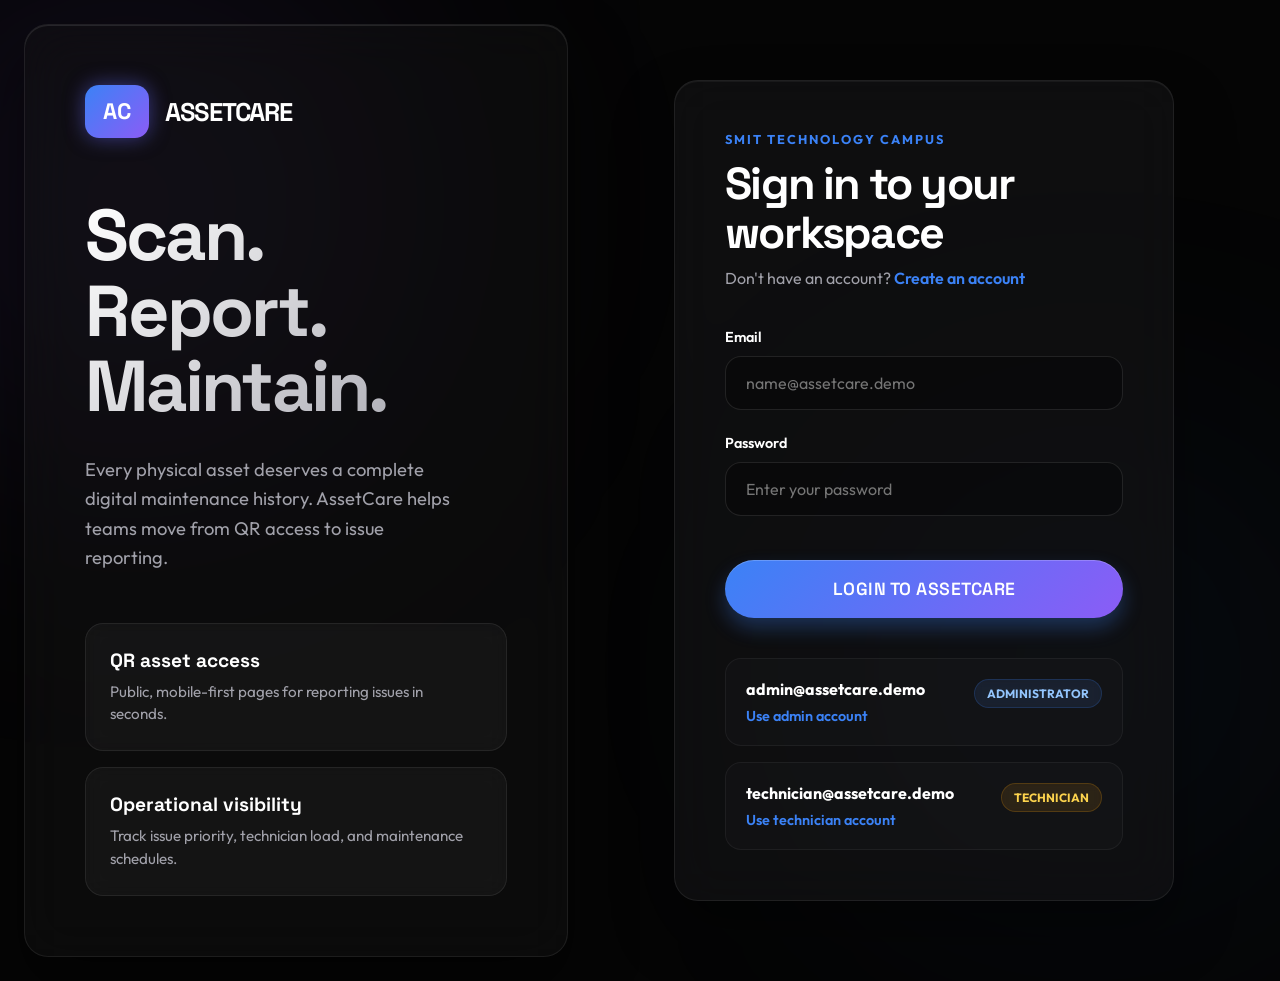
<file: index.html>
<!DOCTYPE html>
<html lang="en">

<head>
    <meta charset="UTF-8">
    <meta name="viewport" content="width=device-width, initial-scale=1.0">
    <title>AssetCare - Maintenance Dashboard</title>
    <link rel="stylesheet" href="dashboard-style.css">
    <link rel="stylesheet" href="admin-menu.css">
</head>

<body>

    <div class="dashboard-container">

        <aside class="sidebar-panel">
            <div class="brand-block">
                <div class="logo-icon">AC</div>
                <div class="brand-meta">
                    <h3>AssetCare</h3>
                    <span>Scan. Report. Maintain.</span>
                </div>
            </div>

            <div class="workspace-context">
                <strong>SMIT Technology Campus</strong>
                <p>Every asset deserves a complete digital maintenance history.</p>
            </div>

            <nav class="nav-links-stack">
                <a href="#" class="nav-item active"><span class="icon">📊</span> Dashboard</a>
                <a href="./assets/assets.html" class="nav-item"><span class="icon">⚙️</span> Assets</a>
                <a href="./issues/issues.html" class="nav-item"><span class="icon">🛠️</span> Issues</a>
                <a href="./schedule/schedule.html" class="nav-item"><span class="icon">📅</span> Scheduled
                    Maintenance</a>
                <a href="./technicians/technicians.html" class="nav-item"><span class="icon">👥</span> Technicians</a>
                <a href="./analytics/analytics.html" class="nav-item"><span class="icon">📈</span> Analytics</a>
                <a href="./notifications/notifications.html" class="nav-item"><span class="icon">🔔</span>
                    Notifications</a>
                <a href="./settings/settings.html" class="nav-item"><span class="icon">⚙️</span> Settings</a>
            </nav>

            <div class="sidebar-user-footer">
                <div class="user-avatar" id="user-avatar-initials">AA</div>
                <div class="user-info-text">
                    <h4 id="session-username">Loading...</h4>
                    <span id="session-role">Administrator</span>
                </div>
                <button class="btn-logout" onclick="triggerSessionLogout()">➔</button>
            </div>
        </aside>

        <main class="main-content-viewport">

            <header class="top-header-bar">
                <div class="search-bar-box">
                    <span class="search-icon">🔍</span>
                    <input type="text" placeholder="Search assets, asset codes, issues, or issue number...">
                </div>

                <div class="header-actions">
                    <div class="org-badge-view">
                        <span class="bell-icon">🔔</span>
                        <div class="text-meta">
                            <strong>SMIT Technology Campus</strong>
                            <span id="header-view-role">Administrator view</span>
                        </div>
                    </div>
                    <div class="context-menu-badge" id="role-context-menu">Admin Menu</div>
                </div>
            </header>

            <section class="workspace-scroller">

                <!-- Inside index.html Main Viewport Section -->
                <section class="real-scroll-workspace">

                    <!-- ==================== ADMIN DASHBOARD VIEW ==================== -->
                    <div id="admin-dashboard-view" class="role-view-block">
                        <div class="workspace-intro-row">
                            <div class="intro-title-meta">
                                <span class="sub-lbl">ASSETCARE WORKSPACE</span>
                                <h2>Maintenance Dashboard</h2>
                                <p>Overview of campus asset conditions, pending operations, and breakdowns.</p>
                            </div>
                        </div>
                        <!-- Aapka purana Admin stats grid aur charts yahan aayenge -->
                    </div>

                    <!-- ==================== TECHNICIAN DASHBOARD VIEW ==================== -->
                    <div id="technician-dashboard-view" class="role-view-block">
                        <div class="workspace-intro-row">
                            <div class="intro-title-meta">
                                <span class="sub-lbl">TECHNICIAN WORKSPACE</span>
                                <h2>Technician Dashboard</h2>
                                <p>Focus on your assigned work, due schedules, and active maintenance tasks.</p>
                            </div>
                        </div>

                        <!-- TECHNICIAN STATS CARDS (As per screenshot 2) -->
                        <div class="tech-stats-grid">
                            <div class="tech-card">
                                <span>Assigned issues</span>
                                <h3>4</h3>
                                <p>All issues currently visible to you</p>
                            </div>
                            <div class="tech-card priority-high">
                                <span>High priority</span>
                                <h3>0</h3>
                                <p>High and critical work items</p>
                            </div>
                            <div class="tech-card due-today">
                                <span>Due today</span>
                                <h3>0</h3>
                                <p>Scheduled maintenance that needs attention today</p>
                            </div>
                            <div class="tech-card progress-in">
                                <span>In progress</span>
                                <h3>0</h3>
                                <p>Inspections, repairs, and parts waits underway</p>
                            </div>
                        </div>

                        <!-- WORK QUEUE & PRIORITY MIX -->
                        <div class="tech-workspace-split">
                            <div class="work-queue-box">
                                <h4>Work queue</h4>
                                <!-- ISS-2026-0045 Card -->
                                <div class="issue-item-card">
                                    <div>
                                        <strong>ISS-2026-0045 • Hot water tap leaking</strong>
                                        <p>Water Dispenser 05 • Cafeteria</p>
                                    </div>
                                    <span class="badge-low">Low</span>
                                </div>
                                <!-- ISS-2026-0046 Card -->
                                <div class="issue-item-card">
                                    <div>
                                        <strong>ISS-2026-0046 • Visitor check-in software freezing</strong>
                                        <p>Reception Laptop 04 • Reception</p>
                                    </div>
                                    <span class="badge-medium">Medium</span>
                                </div>
                            </div>

                            <div class="priority-chart-mock">
                                <h4>Priority mix</h4>
                                <!-- Aapka Assigned 4 wala Donut Chart graphic yahan aa jayega -->
                            </div>
                        </div>
                    </div>

                </section>

                <div class="stats-summary-grid">
                    <div class="metric-card cyan-top">
                        <span class="lbl">Total assets</span>
                        <h1 id="count-total-assets">8</h1>
                        <p class="muted">Registered assets across the campus</p>
                    </div>
                    <div class="metric-card green-top">
                        <span class="lbl">Operational assets</span>
                        <h1 id="count-operational-assets">4</h1>
                        <p class="muted">Assets currently available for normal use</p>
                    </div>
                    <div class="metric-card orange-top">
                        <span class="lbl">Assets under maintenance</span>
                        <h1 id="count-maintenance-assets">2</h1>
                        <p class="muted">Assets under inspection or repair</p>
                    </div>
                    <div class="metric-card red-top">
                        <span class="lbl">Open Issues</span>
                        <h1 id="count-open-issues">8</h1>
                        <p class="muted">Reported, assigned, or in-progress issues</p>
                    </div>
                </div>

                <div class="stats-summary-grid secondary-grid">
                    <div class="metric-card alert-pink-top">
                        <span class="lbl alert-lbl">Overdue maintenance</span>
                        <h1 id="count-overdue-maintenance">1</h1>
                        <p class="muted">Schedules that missed their target date</p>
                    </div>
                    <div class="metric-card success-green-top">
                        <span class="lbl success-lbl">Resolved this month</span>
                        <h1 id="count-resolved-month">0</h1>
                        <p class="muted">Resolved or closed issues in the demo dataset</p>
                    </div>
                </div>

                <div class="saas-analytics-framework">

                    <div class="donut-charts-row-grid">

                        <div class="dashboard-visual-card">
                            <span class="context-lbl">ASSET HEALTH</span>
                            <h3 class="visual-card-title">Status distribution</h3>

                            <div class="visual-flex-engine">
                                <div class="donut-render-block">
                                    <div class="donut-svg-simulation asset-health-gradient"></div>
                                    <div class="donut-inner-core">
                                        <span class="core-subtext">Condition</span>
                                        <h2 class="core-main-number">8</h2>
                                    </div>
                                </div>
                                <ul class="legends-data-stack">
                                    <li><span class="legend-indicator dot-good"></span> Good <span
                                            class="legend-qty">4</span></li>
                                    <li><span class="legend-indicator dot-fair"></span> Fair <span
                                            class="legend-qty">2</span></li>
                                    <li><span class="legend-indicator dot-poor"></span> Poor <span
                                            class="legend-qty">1</span></li>
                                    <li><span class="legend-indicator dot-excellent"></span> Excellent <span
                                            class="legend-qty">1</span></li>
                                </ul>
                            </div>
                        </div>

                        <div class="dashboard-visual-card">
                            <span class="context-lbl">ISSUE PRESSURE</span>
                            <h3 class="visual-card-title">Priority distribution</h3>

                            <div class="visual-flex-engine">
                                <div class="donut-render-block">
                                    <div class="donut-svg-simulation issue-pressure-gradient"></div>
                                    <div class="donut-inner-core">
                                        <span class="core-subtext">Priority</span>
                                        <h2 class="core-main-number">12</h2>
                                    </div>
                                </div>
                                <ul class="legends-data-stack">
                                    <li><span class="legend-indicator dot-high"></span> High <span
                                            class="legend-qty">3</span></li>
                                    <li><span class="legend-indicator dot-critical"></span> Critical <span
                                            class="legend-qty">2</span></li>
                                    <li><span class="legend-indicator dot-medium"></span> Medium <span
                                            class="legend-qty">4</span></li>
                                    <li><span class="legend-indicator dot-low"></span> Low <span
                                            class="legend-qty">3</span></li>
                                </ul>
                            </div>
                        </div>
                    </div>

                    <div class="operational-three-column-system">

                        <div class="ops-column-box">
                            <span class="context-lbl">LIVE QUEUE</span>
                            <h3 class="ops-column-heading">Recently reported issues</h3>
                            <div class="ops-list-scroller">
                                <div class="ops-list-strip border-critical">
                                    <div class="strip-left-meta">
                                        <h4>Fuel level sensor fault</h4>
                                        <p>ISS-2026-0048 • Backup Generator</p>
                                    </div>
                                    <div class="strip-right-status">
                                        <span class="lbl-badge status-critical">Critical</span>
                                        <span class="lbl-badge tag-assigned">Assigned</span>
                                    </div>
                                </div>
                                <div class="ops-list-strip border-medium">
                                    <div class="strip-left-meta">
                                        <h4>Printer pulling multiple sheets</h4>
                                        <p>ISS-2026-0043 • IT Lab Printer 02</p>
                                    </div>
                                    <div class="strip-right-status">
                                        <span class="lbl-badge status-medium">Medium</span>
                                        <span class="lbl-badge tag-reported">Reported</span>
                                    </div>
                                </div>
                                <div class="ops-list-strip border-low">
                                    <div class="strip-left-meta">
                                        <h4>Inspection tag faded</h4>
                                        <p>ISS-2026-0047 • Fire Extinguisher Block A</p>
                                    </div>
                                    <div class="strip-right-status">
                                        <span class="lbl-badge status-low">Low</span>
                                        <span class="lbl-badge tag-reported">Reported</span>
                                    </div>
                                </div>
                            </div>
                        </div>

                        <div class="ops-column-box">
                            <span class="context-lbl">PLANNING</span>
                            <h3 class="ops-column-heading">Upcoming maintenance</h3>
                            <div class="ops-list-scroller">
                                <div class="ops-list-strip border-overdue">
                                    <div class="strip-left-meta">
                                        <h4>Backup Generator</h4>
                                        <p>Emergency Repair • Bilal Khan</p>
                                    </div>
                                    <div class="strip-right-status text-right-align">
                                        <span class="lbl-badge status-overdue-tag">Overdue</span>
                                        <span class="date-stamp text-red">2026-07-09</span>
                                    </div>
                                </div>
                                <div class="ops-list-strip border-upcoming">
                                    <div class="strip-left-meta">
                                        <h4>Fire Extinguisher Block A</h4>
                                        <p>Quarterly Inspection • Ahmed Raza</p>
                                    </div>
                                    <div class="strip-right-status text-right-align">
                                        <span class="lbl-badge status-upcoming-tag">Upcoming</span>
                                        <span class="date-stamp">2026-07-12</span>
                                    </div>
                                </div>
                                <div class="ops-list-strip border-upcoming">
                                    <div class="strip-left-meta">
                                        <h4>Main Office AC 03</h4>
                                        <p>Monthly maintenance • Sara Ali</p>
                                    </div>
                                    <div class="strip-right-status text-right-align">
                                        <span class="lbl-badge status-upcoming-tag">Upcoming</span>
                                        <span class="date-stamp">2026-07-15</span>
                                    </div>
                                </div>
                            </div>
                        </div>

                        <div class="ops-column-box">
                            <span class="context-lbl">REPEAT WORK</span>
                            <h3 class="ops-column-heading">Most frequently repaired assets</h3>
                            <div class="pure-bar-chart-viewport">
                                <div class="chart-bars-flexbox">
                                    <div class="bar-pillar-group">
                                        <span class="pillar-value-lbl">2</span>
                                        <div class="pillar-graph-body height-high"></div>
                                        <span class="pillar-title-lbl">Backup Generator</span>
                                    </div>
                                    <div class="bar-pillar-group">
                                        <span class="pillar-value-lbl">2</span>
                                        <div class="pillar-graph-body height-high"></div>
                                        <span class="pillar-title-lbl">Water Dispenser</span>
                                    </div>
                                    <div class="bar-pillar-group">
                                        <span class="pillar-value-lbl">2</span>
                                        <div class="pillar-graph-body height-high"></div>
                                        <span class="pillar-title-lbl">Reception Laptop</span>
                                    </div>
                                    <div class="bar-pillar-group">
                                        <span class="pillar-value-lbl">1</span>
                                        <div class="pillar-graph-body height-low"></div>
                                        <span class="pillar-title-lbl">Main Office</span>
                                    </div>
                                    <div class="bar-pillar-group">
                                        <span class="pillar-value-lbl">1</span>
                                        <div class="pillar-graph-body height-low"></div>
                                        <span class="pillar-title-lbl">IT Lab</span>
                                    </div>
                                </div>
                            </div>
                        </div>

                    </div>
                </div>

            </section>
        </main>
    </div>
    <div id="asset-modal" class="modal-overlay" style="display: none;">
        <div class="modal-content-box">
            <div class="modal-header">
                <h3>Register New Campus Asset</h3>
                <button class="close-modal-btn" onclick="toggleAssetModal(false)">✕</button>
            </div>
            <form id="asset-registration-form" onsubmit="handleAssetRegistration(event)">
                <div class="form-input-group">
                    <label>Asset Name</label>
                    <input type="text" id="asset-name" placeholder="e.g., Water Dispenser Floor 2" required>
                </div>
                <div class="form-input-group">
                    <label>Category</label>
                    <select id="asset-category" required>
                        <option value="Electronics">Electronics / IT Hardware</option>
                        <option value="Appliances">Appliances (AC, Water Cooler)</option>
                        <option value="Safety">Safety Equipment (Fire Extinguisher)</option>
                        <option value="Machinery">Machinery / Power Generator</option>
                    </select>
                </div>
                <div class="form-input-group">
                    <label>Initial Operational Status</label>
                    <select id="asset-status" required>
                        <option value="Operational">Operational (Available for use)</option>
                        <option value="Under Maintenance">Under Maintenance</option>
                        <option value="Under Inspection">Under Inspection</option>
                    </select>
                </div>
                <div class="modal-action-buttons">
                    <button type="button" class="btn-secondary-cancel" onclick="toggleAssetModal(false)">Cancel</button>
                    <button type="submit" class="btn-success-save">Save Asset to LocalStorage</button>
                </div>
            </form>
        </div>
    </div>

    <div class="admin-menu-badge">Admin Menu</div>


    <script src="dashboard-engine.js"></script>
    <script src="global-menu.js"></script>
</body>

</html>
</file>
<file: dashboard-style.css>
:root {
    --sidebar-bg: #032b3d;
    --main-bg: #f8fafc;
    --text-primary: #0f172a;
    --text-secondary: #475569;
    --border-subtle: #e2e8f0;
    --btn-teal: #0c7489;
}

* {
    box-sizing: border-box;
    margin: 0;
    padding: 0;
    font-family: -apple-system, BlinkMacSystemFont, "Segoe UI", Roboto, sans-serif;
}

body {
    background-color: var(--main-bg);
    color: var(--text-primary);
    overflow: hidden;
}

.dashboard-container {
    display: flex;
    width: 100vw;
    height: 100vh;
}

/* SIDEBAR LAYOUT STYLES */
.sidebar-panel {
    width: 260px;
    background-color: var(--sidebar-bg);
    color: #ffffff;
    display: flex;
    flex-direction: column;
    padding: 24px 16px;
    flex-shrink: 0;

    height: 100vh;
    overflow-y: auto;
    overflow-x: hidden;
}

.brand-block {
    display: flex;
    align-items: center;
    gap: 12px;
    margin-bottom: 24px;
}

.logo-icon {
    background-color: #38bdf8;
    color: var(--sidebar-bg);
    font-weight: 800;
    padding: 6px 10px;
    border-radius: 8px;
}

.brand-meta h3 {
    font-size: 1.15rem;
    font-weight: 700;
}

.brand-meta span {
    font-size: 0.75rem;
    color: #94a3b8;
}

.workspace-context {
    background: rgba(255, 255, 255, 0.05);
    padding: 14px;
    border-radius: 10px;
    margin-bottom: 24px;
    font-size: 0.8rem;
}

.workspace-context strong {
    display: block;
    color: #38bdf8;
    margin-bottom: 4px;
}

.workspace-context p {
    color: #cbd5e1;
    line-height: 1.4;
}

.nav-links-stack {
    display: flex;
    flex-direction: column;
    gap: 6px;
    flex-grow: 1;
}

.nav-item {
    display: flex;
    align-items: center;
    gap: 12px;
    color: #94a3b8;
    text-decoration: none;
    font-size: 0.9rem;
    padding: 10px 14px;
    border-radius: 8px;
    transition: all 0.2s;
}

.nav-item:hover,
.nav-item.active {
    background-color: rgba(255, 255, 255, 0.08);
    color: #ffffff;
}

.sidebar-user-footer {
    display: flex;
    align-items: center;
    gap: 12px;
    padding-top: 16px;
    border-top: 1px solid rgba(255, 255, 255, 0.1);
}

.user-avatar {
    width: 36px;
    height: 36px;
    background: #0284c7;
    border-radius: 50%;
    display: flex;
    align-items: center;
    justify-content: center;
    font-weight: 600;
    font-size: 0.85rem;
}

.user-info-text h4 {
    font-size: 0.85rem;
    color: #fff;
}

.user-info-text span {
    font-size: 0.75rem;
    color: #94a3b8;
}

.btn-logout {
    margin-left: auto;
    background: transparent;
    border: none;
    color: #94a3b8;
    cursor: pointer;
    font-size: 1.1rem;
}

/* MAIN PANEL SYSTEM */
.main-content-viewport {
    flex-grow: 1;
    display: flex;
    flex-direction: column;
    height: 100%;
}

.top-header-bar {
    height: 70px;
    background: #ffffff;
    border-bottom: 1px solid var(--border-subtle);
    display: flex;
    align-items: center;
    justify-content: space-between;
    padding: 0 30px;
    flex-shrink: 0;
}

.search-bar-box {
    display: flex;
    align-items: center;
    gap: 10px;
    background: #f1f5f9;
    padding: 10px 16px;
    border-radius: 30px;
    width: 400px;
}

.search-bar-box input {
    background: transparent;
    border: none;
    outline: none;
    width: 100%;
    font-size: 0.85rem;
}

.header-actions {
    display: flex;
    align-items: center;
    gap: 20px;
}

.org-badge-view {
    display: flex;
    align-items: center;
    gap: 10px;
}

.org-badge-view .text-meta {
    font-size: 0.8rem;
    text-align: right;
}

.org-badge-view strong {
    display: block;
    color: var(--text-primary);
}

.org-badge-view span {
    color: #0284c7;
    font-weight: 600;
}

.context-menu-badge {
    background: #e0f2fe;
    color: #0369a1;
    font-weight: 700;
    font-size: 0.8rem;
    padding: 8px 14px;
    border-radius: 8px;
}

.context-menu-badge,
#role-context-menu {
    cursor: pointer !important;
}

/* INTERNAL CONTAINER VIEWPORT SCROLLER */
.workspace-scroller {
    padding: 30px;
    overflow-y: auto;
    flex-grow: 1;
}

.welcome-heading-row {
    display: flex;
    justify-content: space-between;
    align-items: flex-start;
    margin-bottom: 30px;
}

.context-lbl {
    font-size: 0.7rem;
    font-weight: 700;
    color: #64748b;
    letter-spacing: 1px;
    text-transform: uppercase;
}

.welcome-heading-row h2 {
    font-size: 1.75rem;
    color: #1e293b;
    margin: 4px 0;
}

.welcome-heading-row p {
    color: var(--text-secondary);
    font-size: 0.9rem;
}

.btn-action-primary {
    background-color: var(--btn-teal);
    color: white;
    border: none;
    padding: 12px 20px;
    font-weight: 600;
    font-size: 0.9rem;
    border-radius: 8px;
    cursor: pointer;
}

/* TOP GRID STATS CARDS */
.stats-summary-grid {
    display: grid;
    grid-template-columns: repeat(4, 1fr);
    gap: 20px;
    margin-bottom: 20px;
}

.secondary-grid {
    grid-template-columns: repeat(4, 1fr);
}

.metric-card {
    background: white;
    border: 1px solid var(--border-subtle);
    padding: 20px;
    border-radius: 12px;
    position: relative;
    box-shadow: 0 1px 3px rgba(0, 0, 0, 0.02);
}

.metric-card .lbl {
    font-size: 0.8rem;
    font-weight: 700;
    color: #475569;
}

.metric-card h1 {
    font-size: 2.25rem;
    font-weight: 800;
    margin: 10px 0 6px 0;
    color: #0f172a;
}

.metric-card .muted {
    font-size: 0.78rem;
    color: #64748b;
    line-height: 1.3;
}

.cyan-top {
    border-top: 4px solid #38bdf8;
}

.green-top {
    border-top: 4px solid #4ade80;
}

.orange-top {
    border-top: 4px solid #fb923c;
}

.red-top {
    border-top: 4px solid #f87171;
}

.alert-pink-top {
    border-top: 4px solid #fda4af;
}

.alert-lbl {
    color: #e11d48 !important;
}

.success-green-top {
    border-top: 4px solid #86efac;
}

.success-lbl {
    color: #16a34a !important;
}

/* NEW REVISED SCREENSHOTS COMPONENT MODULES */
.saas-analytics-framework {
    display: flex;
    flex-direction: column;
    gap: 24px;
    margin-top: 24px;
    width: 100%;
}

.donut-charts-row-grid {
    display: grid;
    grid-template-columns: repeat(2, 1fr);
    gap: 20px;
}

.dashboard-visual-card {
    background: #ffffff;
    border: 1px solid #e2e8f0;
    border-radius: 12px;
    padding: 24px;
}

.visual-card-title {
    font-size: 1.25rem;
    font-weight: 700;
    color: #0f172a;
    margin-top: 4px;
    margin-bottom: 24px;
}

.visual-flex-engine {
    display: flex;
    align-items: center;
    gap: 48px;
}

.donut-render-block {
    position: relative;
    width: 140px;
    height: 140px;
    flex-shrink: 0;
}

.donut-svg-simulation {
    width: 100%;
    height: 100%;
    border-radius: 50%;
}

/* Exact Donut colors & metrics ratios */
.asset-health-gradient {
    background: conic-gradient(#0284c7 0% 50%,
            #f59e0b 50% 75%,
            #ef4444 75% 87.5%,
            #22c55e 87.5% 100%);
}

.issue-pressure-gradient {
    background: conic-gradient(#f59e0b 0% 25%,
            #ef4444 25% 41.6%,
            #0c7489 41.6% 75%,
            #94a3b8 75% 100%);
}

.donut-inner-core {
    position: absolute;
    top: 14px;
    left: 14px;
    width: 112px;
    height: 112px;
    background: #ffffff;
    border-radius: 50%;
    display: flex;
    flex-direction: column;
    align-items: center;
    justify-content: center;
}

.core-subtext {
    font-size: 0.75rem;
    color: #64748b;
    font-weight: 600;
    text-transform: uppercase;
}

.core-main-number {
    font-size: 1.85rem;
    font-weight: 800;
    color: #0f172a;
    margin-top: 2px;
}

.legends-data-stack {
    list-style: none;
    flex-grow: 1;
    display: flex;
    flex-direction: column;
    gap: 12px;
}

.legends-data-stack li {
    display: flex;
    align-items: center;
    font-size: 0.9rem;
    color: #334155;
    font-weight: 500;
}

.legend-indicator {
    width: 10px;
    height: 10px;
    border-radius: 50%;
    margin-right: 12px;
}

.dot-good {
    background: #0284c7;
}

.dot-fair {
    background: #f59e0b;
}

.dot-poor {
    background: #ef4444;
}

.dot-excellent {
    background: #22c55e;
}

.dot-high {
    background: #f59e0b;
}

.dot-critical {
    background: #ef4444;
}

.dot-medium {
    background: #0c7489;
}

.dot-low {
    background: #94a3b8;
}

.legend-qty {
    margin-left: auto;
    font-weight: 700;
    color: #0f172a;
}

/* THREE COLUMN WORKFLOWS */
.operational-three-column-system {
    display: grid;
    grid-template-columns: repeat(3, 1fr);
    gap: 20px;
}

.ops-column-box {
    background: #ffffff;
    border: 1px solid #e2e8f0;
    border-radius: 12px;
    padding: 24px;
    display: flex;
    flex-direction: column;
}

.ops-column-heading {
    font-size: 1.15rem;
    font-weight: 700;
    color: #0f172a;
    margin-top: 4px;
    margin-bottom: 20px;
}

.ops-list-scroller {
    display: flex;
    flex-direction: column;
    gap: 12px;
}

.ops-list-strip {
    background: #f8fafc;
    border: 1px solid #f1f5f9;
    border-left: 4px solid #cbd5e1;
    border-radius: 8px;
    padding: 12px 14px;
    display: flex;
    justify-content: space-between;
    align-items: flex-start;
}

.border-critical {
    border-left-color: #ef4444;
}

.border-medium {
    border-left-color: #0c7489;
}

.border-low {
    border-left-color: #94a3b8;
}

.border-overdue {
    border-left-color: #b91c1c;
}

.border-upcoming {
    border-left-color: #38bdf8;
}

.strip-left-meta h4 {
    font-size: 0.88rem;
    font-weight: 700;
    color: #0f172a;
    margin-bottom: 4px;
    line-height: 1.3;
}

.strip-left-meta p {
    font-size: 0.75rem;
    color: #64748b;
}

.strip-right-status {
    display: flex;
    flex-direction: column;
    align-items: flex-end;
    gap: 6px;
    flex-shrink: 0;
}

.text-right-align {
    align-items: flex-end;
}

.lbl-badge {
    font-size: 0.7rem;
    font-weight: 700;
    padding: 3px 8px;
    border-radius: 6px;
}

.status-critical {
    background: #fee2e2;
    color: #ef4444;
}

.status-medium {
    background: #e0f2fe;
    color: #0c7489;
}

.status-low {
    background: #f1f5f9;
    color: #64748b;
}

.tag-assigned {
    background: #ecfdf5;
    color: #10b981;
}

.tag-reported {
    background: #fef3c7;
    color: #d97706;
}

.status-overdue-tag {
    background: #fee2e2;
    color: #b91c1c;
}

.status-upcoming-tag {
    background: #e0f7fa;
    color: #00838f;
}

.date-stamp {
    font-size: 0.75rem;
    color: #64748b;
    margin-top: 2px;
    font-weight: 500;
}

.text-red {
    color: #ef4444 !important;
    font-weight: 700;
}

/* GRAPHIC PILLARS SYSTEM */
.pure-bar-chart-viewport {
    flex-grow: 1;
    display: flex;
    align-items: flex-end;
    min-height: 200px;
    padding-top: 16px;
}

.chart-bars-flexbox {
    display: flex;
    width: 100%;
    align-items: flex-end;
    justify-content: space-between;
    gap: 8px;
}

.bar-pillar-group {
    display: flex;
    flex-direction: column;
    align-items: center;
    flex: 1;
}

.pillar-value-lbl {
    font-size: 0.75rem;
    font-weight: 700;
    color: #64748b;
    margin-bottom: 6px;
}

.pillar-graph-body {
    width: 100%;
    max-width: 32px;
    border-radius: 6px 6px 0 0;
}

.height-high {
    height: 120px;
    background: linear-gradient(180deg, #38bdf8 0%, #0369a1 100%);
}

.height-low {
    height: 60px;
    background: linear-gradient(180deg, #7dd3fc 0%, #0284c7 100%);
    opacity: 0.9;
}

.pillar-title-lbl {
    font-size: 0.68rem;
    color: #64748b;
    text-align: center;
    margin-top: 8px;
    line-height: 1.2;
    height: 32px;
    overflow: hidden;
    word-break: break-word;
}

/* MODAL OVERLAY STYLES */
.modal-overlay {
    position: fixed;
    top: 0;
    left: 0;
    width: 100vw;
    height: 100vh;
    background: rgba(15, 23, 42, 0.6);
    /* Backdrop blur feel */
    display: flex;
    align-items: center;
    justify-content: center;
    z-index: 9999;
}

.modal-content-box {
    background: #ffffff;
    width: 100%;
    max-width: 450px;
    border-radius: 12px;
    padding: 24px;
    box-shadow: 0 20px 25px -5px rgba(0, 0, 0, 0.1), 0 10px 10px -5px rgba(0, 0, 0, 0.04);
}

.modal-header {
    display: flex;
    justify-content: space-between;
    align-items: center;
    margin-bottom: 20px;
    border-bottom: 1px solid #e2e8f0;
    padding-bottom: 12px;
}

.modal-header h3 {
    font-size: 1.2rem;
    color: #0f172a;
    font-weight: 700;
}

.close-modal-btn {
    background: transparent;
    border: none;
    font-size: 1.1rem;
    color: #64748b;
    cursor: pointer;
}

.form-input-group {
    display: flex;
    flex-direction: column;
    gap: 6px;
    margin-bottom: 16px;
}

.form-input-group label {
    font-size: 0.85rem;
    font-weight: 600;
    color: #334155;
}

.form-input-group input,
.form-input-group select {
    padding: 10px 12px;
    border: 1px solid #cbd5e1;
    border-radius: 8px;
    font-size: 0.9rem;
    outline: none;
}

.form-input-group input:focus,
.form-input-group select:focus {
    border-color: #0c7489;
}

.modal-action-buttons {
    display: flex;
    justify-content: flex-end;
    gap: 12px;
    margin-top: 24px;
    border-top: 1px solid #e2e8f0;
    padding-top: 16px;
}

.btn-secondary-cancel {
    background: #f1f5f9;
    color: #475569;
    border: none;
    padding: 10px 16px;
    border-radius: 8px;
    font-weight: 600;
    cursor: pointer;
}

.btn-success-save {
    background: #0c7489;
    color: white;
    border: none;
    padding: 10px 16px;
    border-radius: 8px;
    font-weight: 600;
    cursor: pointer;
}

.btn-success-save:hover {
    background: #0a6173;
}

/* Role blocks handling */
.role-view-block {
    display: none;
    /* Pehle dono ko hidden rakhein */
}

/* Jab body par admin ya technician ki class lagegi, to specific block active hoga */
body.role-admin #admin-dashboard-view {
    display: block;
}

body.role-technician #technician-dashboard-view {
    display: block;
}

/* Technician Layout Elements Styling (Screenshot 2 Match) */
.tech-stats-grid {
    display: grid;
    grid-template-columns: repeat(4, 1fr);
    gap: 16px;
    margin-bottom: 24px;
}

.tech-card {
    background: #ffffff;
    border: 1px solid #e2e8f0;
    border-radius: 12px;
    padding: 20px;
}

.tech-card span {
    font-size: 0.85rem;
    color: #64748b;
    font-weight: 500;
}

.tech-card h3 {
    font-size: 2rem;
    color: #0f172a;
    margin: 8px 0;
    font-weight: 700;
}

.tech-card p {
    font-size: 0.78rem;
    color: #94a3b8;
}

.tech-workspace-split {
    display: grid;
    grid-template-columns: 2fr 1fr;
    gap: 24px;
}

.work-queue-box,
.priority-chart-mock {
    background: #ffffff;
    border: 1px solid #e2e8f0;
    border-radius: 12px;
    padding: 24px;
}

.issue-item-card {
    display: flex;
    justify-content: space-between;
    align-items: center;
    border: 1px solid #f1f5f9;
    padding: 16px;
    border-radius: 8px;
    margin-top: 12px;
}

/* WORKSPACE INTRO HEADER ROW FIX */
.workspace-intro-row {
    margin-bottom: 24px;
    /* Grid cards se proper distance */
}

.workspace-intro-row .sub-lbl {
    font-size: 0.72rem;
    font-weight: 700;
    color: #475569;
    /* Real layout ke mutabiq muted deep gray/blue character */
    letter-spacing: 1.2px;
    /* Perfect tracking gap */
    text-transform: uppercase;
    display: block;
    margin-bottom: 4px;
    /* Heading ke sath bilkul minimum gap */
}

.workspace-intro-row h2 {
    font-size: 1.85rem;
    /* Real design match heading size */
    font-weight: 800;
    /* Extra bold look */
    color: #032b3d;
    letter-spacing: -0.5px;
    /* Slight tight spacing look */
    line-height: 1.2;
    margin: 0 0 6px 0;
}

.workspace-intro-row p {
    font-size: 0.92rem;
    color: #64748b;
    font-weight: 400;
}
</file>
<file: admin-menu.css>
@import url('https://fonts.googleapis.com/css2?family=Outfit:wght@300;400;500;600;700;800;900&family=Space+Grotesk:wght@400;500;600;700&display=swap');

:root {
    --bg-dark: #050505;
    --glass-bg: rgba(20, 20, 22, 0.5);
    --glass-border: rgba(255, 255, 255, 0.08);
    --neon-blue: #3b82f6;
    --neon-purple: #8b5cf6;
    --neon-pink: #ec4899;
    --text-primary: #ffffff;
    --text-secondary: #a1a1aa;
    --font-heading: 'Space Grotesk', sans-serif;
    --font-body: 'Outfit', sans-serif;
    --radius-heavy: 24px;
}

body {
    background-color: var(--bg-dark) !important;
    color: var(--text-primary) !important;
    font-family: var(--font-body) !important;
    overflow-x: hidden;
    position: relative;
    margin: 0;
    padding: 0;
}

/* ANIMATED AURORA BACKGROUND */
body::before,
body::after,
.dashboard-container::before,
.real-app-layout::before {
    content: '';
    position: fixed;
    border-radius: 50%;
    filter: blur(140px);
    z-index: -1;
    animation: floatOrb 25s infinite alternate ease-in-out;
    pointer-events: none;
}

body::before {
    width: 60vw;
    height: 60vw;
    background: radial-gradient(circle, rgba(139, 92, 246, 0.18), transparent 60%);
    top: -20vh;
    left: -20vw;
}

body::after {
    width: 50vw;
    height: 50vw;
    background: radial-gradient(circle, rgba(59, 130, 246, 0.15), transparent 60%);
    bottom: -10vh;
    right: -10vw;
    animation-delay: -5s;
}

.dashboard-container::before,
.real-app-layout::before {
    width: 40vw;
    height: 40vw;
    background: radial-gradient(circle, rgba(236, 72, 153, 0.12), transparent 60%);
    top: 30vh;
    left: 40vw;
    animation-duration: 30s;
}

@keyframes floatOrb {
    0% {
        transform: translate(0, 0) scale(1);
    }

    100% {
        transform: translate(150px, 100px) scale(1.1);
    }
}

/* APP LAYOUT OVERRIDE (FLOATING DOCK STYLE) */
.dashboard-container,
.real-app-layout {
    display: flex !important;
    padding: 24px !important;
    gap: 24px !important;
    height: 100vh !important;
    box-sizing: border-box !important;
    background: transparent !important;
}

/* SIDEBAR AS A FLOATING GLASS PANEL */
.sidebar-panel,
.real-sidebar {
    background: var(--glass-bg) !important;
    backdrop-filter: blur(24px) !important;
    -webkit-backdrop-filter: blur(24px) !important;
    border: 1px solid var(--glass-border) !important;
    border-radius: var(--radius-heavy) !important;
    height: calc(100vh - 48px) !important;
    box-shadow: 0 30px 60px rgba(0, 0, 0, 0.4), inset 0 1px 0 rgba(255, 255, 255, 0.1) !important;
    padding: 30px 20px !important;
    flex-shrink: 0 !important;
}

.main-content-viewport,
.real-main-viewport {
    background: transparent !important;
    border-radius: var(--radius-heavy) !important;
    overflow: hidden !important;
    display: flex !important;
    flex-direction: column !important;
    flex-grow: 1 !important;
}

/* HEADERS AS GLASS PILLS */
.top-header-bar,
.real-top-header {
    background: rgba(20, 20, 22, 0.5) !important;
    backdrop-filter: blur(20px) !important;
    border: 1px solid var(--glass-border) !important;
    border-radius: var(--radius-heavy) !important;
    margin-bottom: 24px !important;
    box-shadow: 0 10px 30px rgba(0, 0, 0, 0.2) !important;
    height: 80px !important;
    display: flex !important;
    align-items: center !important;
    justify-content: space-between !important;
}

.header-right-meta {
    display: flex !important;
    align-items: center !important;
    gap: 20px !important;
}

.org-badge-info {
    display: flex !important;
    flex-direction: column !important;
    align-items: flex-end !important;
}

.org-badge-info span {
    background: transparent !important;
    border: none !important;
    padding: 0 !important;
    font-size: 0.75rem !important;
    color: var(--neon-blue) !important;
    backdrop-filter: none !important;
}

/* SEARCH BAR */
.search-bar-box,
.header-search-bar-mock {
    background: rgba(255, 255, 255, 0.05) !important;
    border: 1px solid rgba(255, 255, 255, 0.1) !important;
    color: white !important;
    border-radius: 40px !important;
    padding: 12px 20px !important;
    backdrop-filter: blur(10px) !important;
}

.search-bar-box input,
.header-search-bar-mock input {
    color: white !important;
    font-family: var(--font-body) !important;
    background: transparent !important;
    border: none !important;
}

.search-bar-box input::placeholder,
.header-search-bar-mock input::placeholder {
    color: rgba(255, 255, 255, 0.4) !important;
}

/* TYPOGRAPHY OVERRIDES */
h1,
h2,
h3,
h4,
h5,
.metric-card h1,
.brand-meta h3,
.form-title,
.visual-card-title,
.ops-column-heading {
    font-family: var(--font-heading) !important;
    font-weight: 700 !important;
    letter-spacing: -0.04em !important;
    color: #ffffff !important;
}

.brand-meta h3,
.brand-meta-info h3 {
    font-size: 1.6rem !important;
    background: linear-gradient(135deg, #fff, #a1a1aa);
    -webkit-background-clip: text;
    -webkit-text-fill-color: transparent;
}

.logo-icon,
.brand-logo-icon {
    background: linear-gradient(135deg, var(--neon-blue), var(--neon-purple)) !important;
    border-radius: 12px !important;
    padding: 10px 14px !important;
    font-size: 1.2rem !important;
    color: white !important;
}

/* METRIC CARDS (GLASS NEUMORPHISM) */
.metric-card,
.dashboard-visual-card,
.ops-column-box,
.filter-console-card,
.asset-directory-card,
.settings-panel-card,
.schedule-item-card,
.tech-card,
.issue-item-card,
.notification-card,
.issue-directory-card,
.analytics-panel-card,
.tech-profile-card,
.sidebar-context-card,
.danger-zone-container-box,
.metric-summary-box,
.tech-counters-strip-row,
.inner-ticket-item-row,
.log-row-item,
.header-search-bar-mock {
    background: var(--glass-bg) !important;
    backdrop-filter: blur(20px) !important;
    border: 1px solid var(--glass-border) !important;
    border-radius: var(--radius-heavy) !important;
    box-shadow: 0 20px 40px rgba(0, 0, 0, 0.3), inset 0 1px 0 rgba(255, 255, 255, 0.05) !important;
    position: relative !important;
    overflow: hidden !important;
    transition: all 0.5s cubic-bezier(0.175, 0.885, 0.32, 1.275) !important;
}

/* Glow lines on top of metric cards */
.cyan-top,
.green-top,
.orange-top,
.red-top,
.alert-pink-top,
.success-green-top {
    border-top: none !important;
}

.metric-card::before {
    content: '';
    position: absolute;
    top: 0;
    left: 0;
    width: 100%;
    height: 2px;
    background: linear-gradient(90deg, transparent, rgba(255, 255, 255, 0.5), transparent);
    opacity: 0.2;
}

.metric-card.cyan-top::before {
    background: linear-gradient(90deg, transparent, #38bdf8, transparent);
    opacity: 1;
}

.metric-card.green-top::before {
    background: linear-gradient(90deg, transparent, #4ade80, transparent);
    opacity: 1;
}

.metric-card.orange-top::before {
    background: linear-gradient(90deg, transparent, #fb923c, transparent);
    opacity: 1;
}

.metric-card.red-top::before {
    background: linear-gradient(90deg, transparent, #f87171, transparent);
    opacity: 1;
}

.metric-card:hover,
.schedule-item-card:hover,
.tech-card:hover {
    transform: translateY(-8px) scale(1.02) !important;
    border-color: rgba(255, 255, 255, 0.2) !important;
    box-shadow: 0 30px 60px rgba(0, 0, 0, 0.6), 0 0 30px rgba(59, 130, 246, 0.15) !important;
}

/* SUPER HUGE METRIC NUMBERS */
.metric-card h1 {
    font-size: 4.5rem !important;
    line-height: 1 !important;
    background: linear-gradient(to bottom right, #ffffff, #a1a1aa) !important;
    -webkit-background-clip: text !important;
    -webkit-text-fill-color: transparent !important;
    margin: 15px 0 !important;
    font-weight: 600 !important;
}

/* TEXT COLORS */
.metric-card .lbl,
.metric-card .muted,
.ops-list-strip p,
p,
span,
label,
td,
.col-issue-meta,
.col-asset-code,
.col-priority,
.col-status,
.col-reported-by,
.col-assigned-to,
.col-date,
.col-actions,
.col-category,
.col-location,
.col-condition,
.col-service,
.col-issues,
.asset-text-details h5,
.issue-item-card strong {
    color: var(--text-secondary) !important;
}

/* LIST STRIPS (Dark transparent rows) */
.ops-list-strip,
.asset-list-row-item,
.issue-list-row-item {
    background: rgba(255, 255, 255, 0.02) !important;
    border: 1px solid rgba(255, 255, 255, 0.05) !important;
    border-radius: 14px !important;
    margin-bottom: 10px !important;
    padding: 16px !important;
    transition: all 0.3s cubic-bezier(0.4, 0, 0.2, 1) !important;
    color: white !important;
}

.ops-list-strip:hover,
.asset-list-row-item:hover,
.issue-list-row-item:hover {
    background: rgba(255, 255, 255, 0.06) !important;
    transform: translateX(8px) !important;
    border-color: rgba(255, 255, 255, 0.15) !important;
    box-shadow: -5px 5px 15px rgba(0, 0, 0, 0.2) !important;
}

.directory-list-headers {
    background: transparent !important;
    color: #a1a1aa !important;
    border-bottom: 1px solid rgba(255, 255, 255, 0.1) !important;
    padding-bottom: 10px !important;
    text-transform: uppercase !important;
    font-size: 0.8rem !important;
    letter-spacing: 1px !important;
}

/* BUTTONS (CYBER/NEO STYLING) */
button,
.btn-action-primary,
.btn-register-new-asset,
.btn-settings-save,
.btn-apply-filters,
.btn-assign-new-tech,
.btn-trigger-schedule-modal,
.btn-trigger-issue-modal,
.btn-login-submit {
    background: linear-gradient(135deg, var(--neon-blue), var(--neon-purple)) !important;
    color: white !important;
    border: none !important;
    font-family: var(--font-heading) !important;
    font-weight: 600 !important;
    letter-spacing: 0.5px !important;
    border-radius: 30px !important;
    padding: 14px 28px !important;
    box-shadow: 0 10px 20px rgba(59, 130, 246, 0.3), inset 0 1px 0 rgba(255, 255, 255, 0.2) !important;
    position: relative !important;
    overflow: hidden !important;
    z-index: 1 !important;
    text-transform: uppercase !important;
    font-size: 0.9rem !important;
    cursor: pointer !important;
}

/* Small Row Action Buttons Override */
.col-actions button,
.btn-row-action-open,
.btn-row-action-qr,
.btn-row-action-assign {
    padding: 8px 16px !important;
    font-size: 0.75rem !important;
    border-radius: 12px !important;
    box-shadow: 0 4px 10px rgba(59, 130, 246, 0.2) !important;
}

button::after {
    content: '';
    position: absolute;
    top: 0;
    left: 0;
    width: 100%;
    height: 100%;
    background: linear-gradient(135deg, var(--neon-purple), var(--neon-pink)) !important;
    z-index: -1 !important;
    transition: opacity 0.4s ease !important;
    opacity: 0 !important;
}

button:hover::after {
    opacity: 1 !important;
}

button:hover {
    transform: translateY(-3px) scale(1.02) !important;
    box-shadow: 0 15px 30px rgba(236, 72, 153, 0.4) !important;
}

/* SIDEBAR NAV ITEMS */
.nav-item {
    color: var(--text-secondary) !important;
    border-radius: 14px !important;
    padding: 14px 18px !important;
    margin-bottom: 8px !important;
    position: relative !important;
    overflow: hidden !important;
    font-family: var(--font-heading) !important;
    font-size: 1rem !important;
    transition: all 0.3s ease !important;
}

.nav-item.active,
.nav-item:hover {
    background: rgba(255, 255, 255, 0.08) !important;
    color: white !important;
    box-shadow: inset 0 0 0 1px rgba(255, 255, 255, 0.1) !important;
    transform: translateX(6px) !important;
}

.nav-item.active::before {
    content: '';
    position: absolute;
    left: 0;
    top: 0;
    height: 100%;
    width: 4px;
    background: var(--neon-blue) !important;
    box-shadow: 0 0 15px var(--neon-blue);
}

/* BADGES */
.lbl-badge,
.badge-status,
.badge-condition,
.badge-priority,
.badge-status-pill,
.admin-menu-badge,
.org-badge-info span,
.context-menu-badge {
    background: rgba(255, 255, 255, 0.05) !important;
    border: 1px solid rgba(255, 255, 255, 0.1) !important;
    color: white !important;
    backdrop-filter: blur(8px) !important;
    border-radius: 20px !important;
    padding: 6px 14px !important;
    font-weight: 600 !important;
    font-size: 0.75rem !important;
    letter-spacing: 0.5px !important;
    text-transform: uppercase !important;
}

.status-critical,
.status-overdue-tag {
    border-color: rgba(239, 68, 68, 0.5) !important;
    color: #fca5a5 !important;
    text-shadow: 0 0 8px rgba(239, 68, 68, 0.6) !important;
}

.status-medium,
.status-upcoming-tag {
    border-color: rgba(59, 130, 246, 0.5) !important;
    color: #93c5fd !important;
    text-shadow: 0 0 8px rgba(59, 130, 246, 0.6) !important;
}

.tag-assigned {
    border-color: rgba(16, 185, 129, 0.5) !important;
    color: #6ee7b7 !important;
    text-shadow: 0 0 8px rgba(16, 185, 129, 0.6) !important;
}

/* ORG BADGE */
.org-badge-info strong {
    color: white !important;
}

/* INPUTS */
input,
select,
textarea {
    background: rgba(0, 0, 0, 0.3) !important;
    border: 1px solid rgba(255, 255, 255, 0.1) !important;
    color: white !important;
    border-radius: 14px !important;
    padding: 14px 18px !important;
    font-family: var(--font-body) !important;
}

input:focus,
select:focus,
textarea:focus {
    border-color: var(--neon-blue) !important;
    box-shadow: 0 0 0 4px rgba(59, 130, 246, 0.2) !important;
    outline: none !important;
}

/* MODAL OVERLAY STYLES */
.modal-overlay,
.modal-blur-overlay,
.modal-backdrop {
    background: rgba(0, 0, 0, 0.6) !important;
    backdrop-filter: blur(24px) !important;
}

.modal-content-box,
.user-menu-card-popup,
.modal-window-box {
    background: rgba(15, 15, 17, 0.85) !important;
    border: 1px solid rgba(255, 255, 255, 0.1) !important;
    box-shadow: 0 30px 60px rgba(0, 0, 0, 0.8), inset 0 1px 0 rgba(255, 255, 255, 0.1) !important;
    border-radius: var(--radius-heavy) !important;
    color: white !important;
}

.modal-header h3,
.modal-header-section h3 {
    color: white !important;
}

.modal-info-notice-box {
    background: rgba(0, 0, 0, 0.4) !important;
    border-color: rgba(255, 255, 255, 0.1) !important;
}

.modal-info-notice-box p {
    color: #a1a1aa !important;
}

.user-meta-details h4,
.user-meta-details span {
    color: white !important;
}

.btn-modal-logout,
.btn-modal-cancel {
    background: transparent !important;
    color: white !important;
    border: 1px solid rgba(255, 255, 255, 0.2) !important;
}

.btn-modal-logout:hover,
.btn-modal-cancel:hover {
    background: rgba(255, 255, 255, 0.1) !important;
}

/* Custom Scrollbar */
::-webkit-scrollbar {
    width: 6px;
    height: 6px;
}

::-webkit-scrollbar-track {
    background: transparent;
}

::-webkit-scrollbar-thumb {
    background: rgba(255, 255, 255, 0.1);
    border-radius: 10px;
}

::-webkit-scrollbar-thumb:hover {
    background: rgba(255, 255, 255, 0.3);
}

/* ENTRANCE ANIMATIONS */
.metric-card,
.ops-column-box,
.dashboard-visual-card,
.asset-list-row-item,
.feat-card {
    animation: fadeUpIn 1s cubic-bezier(0.16, 1, 0.3, 1) backwards;
}

.metric-card:nth-child(1) {
    animation-delay: 0.1s;
}

.metric-card:nth-child(2) {
    animation-delay: 0.2s;
}

.metric-card:nth-child(3) {
    animation-delay: 0.3s;
}

.metric-card:nth-child(4) {
    animation-delay: 0.4s;
}

.ops-column-box:nth-child(1) {
    animation-delay: 0.3s;
}

.ops-column-box:nth-child(2) {
    animation-delay: 0.4s;
}

.ops-column-box:nth-child(3) {
    animation-delay: 0.5s;
}

@keyframes fadeUpIn {
    from {
        opacity: 0;
        transform: translateY(40px) scale(0.95);
    }

    to {
        opacity: 1;
        transform: translateY(0) scale(1);
    }
}

@media (max-width: 1024px) {

    .dashboard-container,
    .real-app-layout {
        padding: 12px !important;
        gap: 12px !important;
    }

    .stats-summary-grid,
    .secondary-grid,
    .donut-charts-row-grid,
    .operational-three-column-system {
        grid-template-columns: repeat(2, 1fr) !important;
    }
}

@media (max-width: 768px) {

    .dashboard-container,
    .real-app-layout {
        flex-direction: column !important;
        height: auto !important;
    }

    .sidebar-panel,
    .real-sidebar {
        width: 100% !important;
        height: auto !important;
        flex-direction: row !important;
        flex-wrap: wrap !important;
        padding: 20px !important;
        border-radius: var(--radius-heavy) !important;
    }

    .nav-links-stack,
    .sidebar-navigation {
        flex-direction: row !important;
        width: 100% !important;
        justify-content: center !important;
        gap: 10px !important;
    }

    .stats-summary-grid,
    .secondary-grid,
    .donut-charts-row-grid,
    .operational-three-column-system {
        grid-template-columns: 1fr !important;
    }
}
</file>
<file: analytics/analytics-style.css>
* {
    box-sizing: border-box;
    margin: 0;
    padding: 0;
    font-family: -apple-system, BlinkMacSystemFont, "Segoe UI", Roboto, sans-serif;
}

body {
    background-color: #f3f7f9;
    color: #1e293b;
    overflow: hidden;
    width: 100vw;
    height: 100vh;
}

.real-app-layout {
    display: flex;
    width: 100vw;
    height: 100vh;
}

/* SIDEBAR LAYOUT STYLING */
.real-sidebar {
    width: 260px;
    background-color: #032b3d;
    color: #ffffff;
    display: flex;
    flex-direction: column;
    padding: 24px 16px;
    flex-shrink: 0;

    height: 100vh;
    overflow-y: auto;
    overflow-x: hidden;
}

.brand-block {
    display: flex;
    align-items: center;
    gap: 12px;
    margin-bottom: 24px;
}

.brand-logo-icon {
    background-color: #38bdf8;
    color: #032b3d;
    font-weight: 800;
    padding: 6px 12px;
    border-radius: 8px;
}

.brand-meta-info h3 {
    font-size: 1.2rem;
    font-weight: 700;
    color: #ffffff;
}

.brand-meta-info span {
    font-size: 0.75rem;
    color: #94a3b8;
}

.sidebar-context-card {
    background: rgba(255, 255, 255, 0.05);
    padding: 14px;
    border-radius: 10px;
    margin-bottom: 24px;
    font-size: 0.8rem;
}

.sidebar-context-card strong {
    display: block;
    color: #38bdf8;
    margin-bottom: 4px;
}

.sidebar-context-card p {
    color: #cbd5e1;
    line-height: 1.4;
}

.sidebar-navigation {
    display: flex;
    flex-direction: column;
    gap: 6px;
    flex-grow: 1;
}

.nav-item {
    display: flex;
    align-items: center;
    gap: 12px;
    color: #94a3b8;
    text-decoration: none;
    font-size: 0.9rem;
    padding: 11px 14px;
    border-radius: 8px;
    font-weight: 500;
}

.nav-item:hover,
.nav-item.active {
    background-color: rgba(255, 255, 255, 0.08);
    color: #ffffff;
}

.sidebar-footer-profile {
    display: flex;
    align-items: center;
    gap: 12px;
    padding-top: 16px;
    border-top: 1px solid rgba(255, 255, 255, 0.1);
}

.profile-avatar {
    width: 38px;
    height: 38px;
    background: #0284c7;
    border-radius: 50%;
    display: flex;
    align-items: center;
    justify-content: center;
    font-weight: 600;
    color: white;
}

.profile-text h4 {
    font-size: 0.85rem;
    color: #ffffff;
}

.profile-text span {
    font-size: 0.75rem;
    color: #94a3b8;
}

.main-content-viewport {
    flex-grow: 1;
    display: flex;
    flex-direction: column;
    height: 100%;
}

.top-header-bar {
    height: 70px;
    background: #ffffff;
    border-bottom: 1px solid var(--border-subtle);
    display: flex;
    align-items: center;
    justify-content: space-between;
    padding: 0 30px;
    flex-shrink: 0;
}

.search-bar-box {
    display: flex;
    align-items: center;
    gap: 10px;
    background: #f1f5f9;
    padding: 10px 16px;
    border-radius: 30px;
    width: 400px;
}

.search-bar-box input {
    background: transparent;
    border: none;
    outline: none;
    width: 100%;
    font-size: 0.85rem;
}

.header-actions {
    display: flex;
    align-items: center;
    gap: 20px;
}

.org-badge-view {
    display: flex;
    align-items: center;
    gap: 10px;
}

.org-badge-view .text-meta {
    font-size: 0.8rem;
    text-align: right;
}

.org-badge-view strong {
    display: block;
    color: var(--text-primary);
}

.org-badge-view span {
    color: #0284c7;
    font-weight: 600;
}

.context-menu-badge {
    background: #e0f2fe;
    color: #0369a1;
    font-weight: 700;
    font-size: 0.8rem;
    padding: 8px 14px;
    border-radius: 8px;
}

/* MAIN DASHBOARD STRUCTURE */
.real-main-viewport {
    flex-grow: 1;
    display: flex;
    flex-direction: column;
    height: 100%;
    overflow: hidden;
}

.real-top-header {
    height: 65px;
    background: #ffffff;
    border-bottom: 1px solid #e2e8f0;
    display: flex;
    align-items: center;
    justify-content: space-between;
    padding: 0 30px;
    flex-shrink: 0;
}

.header-search-bar-mock {
    display: flex;
    align-items: center;
    gap: 10px;
    background: #f8fafc;
    border: 1px solid #e2e8f0;
    padding: 8px 16px;
    border-radius: 30px;
    width: 420px;
}

.header-search-bar-mock input {
    border: none;
    background: transparent;
    width: 100%;
    font-size: 0.85rem;
    outline: none;
}

.header-right-meta {
    display: flex;
    align-items: center;
    gap: 16px;
}

.org-badge-info {
    text-align: right;
    font-size: 0.82rem;
}

.real-scroll-workspace {
    padding: 30px;
    overflow-y: auto;
    flex-grow: 1;
}

.workspace-intro-row {
    display: flex;
    justify-content: space-between;
    align-items: flex-start;
    margin-bottom: 24px;
}

.sub-lbl {
    font-size: 0.72rem;
    font-weight: 700;
    color: #0c7489;
    letter-spacing: 0.5px;
}

.workspace-intro-row h2 {
    font-size: 1.7rem;
    font-weight: 700;
    color: #032b3d;
    margin: 2px 0;
}

.workspace-intro-row p {
    font-size: 0.9rem;
    color: #64748b;
}

.btn-export-report {
    background-color: #0c7489;
    color: white;
    border: none;
    padding: 11px 20px;
    font-weight: 600;
    font-size: 0.88rem;
    border-radius: 8px;
    cursor: pointer;
}

/* COUNTERS METRICS LAYOUT GRID */
.analytics-metrics-counters-row {
    display: grid;
    grid-template-columns: repeat(4, 1fr);
    gap: 20px;
    margin-bottom: 28px;
}

.metric-summary-box {
    background: #ffffff;
    border: 1px solid #e2e8f0;
    border-radius: 12px;
    padding: 20px;
    box-shadow: 0 1px 3px rgba(0, 0, 0, 0.01);
}

.box-icon-lbl {
    font-size: 0.82rem;
    font-weight: 700;
    margin-bottom: 8px;
    text-transform: uppercase;
    letter-spacing: 0.3px;
}

.metric-summary-box h2 {
    font-size: 2rem;
    font-weight: 800;
    color: #0f172a;
    margin-bottom: 6px;
}

.box-trend-tag {
    font-size: 0.75rem;
    font-weight: 600;
    display: block;
}

.text-blue {
    color: #2563eb;
}

.text-red {
    color: #dc2626;
}

.text-green {
    color: #16a34a;
}

.text-cyan {
    color: #0891b2;
}

.positive {
    color: #16a34a;
}

.negative {
    color: #ea580c;
}

/* DUAL PANELS COMPONENT COLUMNS LAYOUT */
.analytics-dual-blocks-grid {
    display: grid;
    grid-template-columns: 1fr 1fr;
    gap: 24px;
}

.analytics-panel-card {
    background: #ffffff;
    border: 1px solid #e2e8f0;
    border-radius: 12px;
    padding: 24px;
}

.panel-card-header {
    margin-bottom: 20px;
}

.panel-card-header h3 {
    font-size: 1.15rem;
    font-weight: 700;
    color: #0f172a;
}

.panel-card-header span {
    font-size: 0.82rem;
    color: #64748b;
}

/* PROGRESS CONDITION STRIPS */
.condition-progress-wrapper {
    margin-bottom: 18px;
}

.progress-labels-row {
    display: flex;
    justify-content: space-between;
    font-size: 0.88rem;
    margin-bottom: 6px;
}

.cond-lbl {
    font-weight: 600;
    color: #334155;
    display: flex;
    align-items: center;
    gap: 8px;
}

.progress-labels-row strong {
    color: #0f172a;
    font-weight: 700;
}

.dot {
    width: 8px;
    height: 8px;
    border-radius: 50%;
    display: inline-block;
}

.dot-good {
    background: #10b981;
}

.dot-repair {
    background: #f59e0b;
}

.dot-critical {
    background: #ef4444;
}

.progress-bar-track {
    height: 10px;
    background: #f1f5f9;
    border-radius: 10px;
    overflow: hidden;
}

.progress-bar-fill {
    height: 100%;
    border-radius: 10px;
    transition: width 0.6s ease-out;
}

.fill-good {
    background: #10b981;
}

.fill-repair {
    background: #f59e0b;
}

.fill-critical {
    background: #ef4444;
}

/* LOGS CONTAINER SYSTEMS */
.trends-logs-stack {
    display: flex;
    flex-direction: column;
    gap: 12px;
}

.log-row-item {
    display: flex;
    justify-content: space-between;
    align-items: center;
    padding: 12px;
    border: 1px solid #f1f5f9;
    background: #f8fafc;
    border-radius: 8px;
    font-size: 0.85rem;
}

.log-info-meta-side strong {
    font-weight: 700;
    color: #1e293b;
    display: block;
}

.log-info-meta-side span {
    color: #64748b;
    font-size: 0.78rem;
    display: block;
    margin-top: 2px;
}

.log-status-badge {
    font-weight: 700;
    font-size: 0.72rem;
    padding: 2px 8px;
    border-radius: 4px;
    text-transform: uppercase;
}
</file>
<file: assets/assets-style.css>
* {
    box-sizing: border-box;
    margin: 0;
    padding: 0;
    font-family: -apple-system, BlinkMacSystemFont, "Segoe UI", Roboto, sans-serif;
}

body {
    background-color: #f3f7f9;
    color: #1e293b;
    overflow: hidden;
    width: 100vw;
    height: 100vh;
}

.real-app-layout {
    display: flex;
    width: 100vw;
    height: 100vh;
}

/* SIDEBAR LAYOUT */
.real-sidebar {
    width: 260px;
    background-color: #032b3d;
    color: #ffffff;
    display: flex;
    flex-direction: column;
    padding: 24px 16px;
    flex-shrink: 0;

    height: 100vh;
    overflow-y: auto;
    overflow-x: hidden;
}

.brand-block {
    display: flex;
    align-items: center;
    gap: 12px;
    margin-bottom: 24px;
}

.brand-logo-icon {
    background-color: #38bdf8;
    color: #032b3d;
    font-weight: 800;
    padding: 6px 12px;
    border-radius: 8px;
    font-size: 1rem;
}

.brand-meta-info h3 {
    font-size: 1.2rem;
    font-weight: 700;
    color: #ffffff;
}

.brand-meta-info span {
    font-size: 0.75rem;
    color: #94a3b8;
}

.sidebar-context-card {
    background: rgba(255, 255, 255, 0.05);
    padding: 14px;
    border-radius: 10px;
    margin-bottom: 24px;
    font-size: 0.8rem;
}

.sidebar-context-card strong {
    display: block;
    color: #38bdf8;
    margin-bottom: 4px;
}

.sidebar-context-card p {
    color: #cbd5e1;
    line-height: 1.4;
}

.sidebar-navigation {
    display: flex;
    flex-direction: column;
    gap: 6px;
    flex-grow: 1;
}

.nav-item {
    display: flex;
    align-items: center;
    gap: 12px;
    color: #94a3b8;
    text-decoration: none;
    font-size: 0.9rem;
    padding: 11px 14px;
    border-radius: 8px;
    font-weight: 500;
}

.nav-item:hover,
.nav-item.active {
    background-color: rgba(255, 255, 255, 0.08);
    color: #ffffff;
}

.sidebar-footer-profile {
    display: flex;
    align-items: center;
    gap: 12px;
    padding-top: 16px;
    border-top: 1px solid rgba(255, 255, 255, 0.1);
}

.profile-avatar {
    width: 38px;
    height: 38px;
    background: #0284c7;
    border-radius: 50%;
    display: flex;
    align-items: center;
    justify-content: center;
    font-weight: 600;
    font-size: 0.88rem;
    color: white;
}

.profile-text h4 {
    font-size: 0.85rem;
    color: #ffffff;
    font-weight: 600;
}

.profile-text span {
    font-size: 0.75rem;
    color: #94a3b8;
}

.logout-trigger-btn {
    margin-left: auto;
    background: transparent;
    border: none;
    color: #94a3b8;
    cursor: pointer;
    font-size: 1.1rem;
}

/* MAIN BODY VIEWS */
.real-main-viewport {
    flex-grow: 1;
    display: flex;
    flex-direction: column;
    height: 100%;
    overflow: hidden;
}

.real-top-header {
    height: 65px;
    background: #ffffff;
    border-bottom: 1px solid #e2e8f0;
    display: flex;
    align-items: center;
    justify-content: space-between;
    padding: 0 30px;
    flex-shrink: 0;
}

.header-search-bar-mock {
    display: flex;
    align-items: center;
    gap: 10px;
    background: #f8fafc;
    border: 1px solid #e2e8f0;
    padding: 8px 16px;
    border-radius: 30px;
    width: 420px;
}

.header-search-bar-mock input {
    border: none;
    background: transparent;
    width: 100%;
    font-size: 0.85rem;
    outline: none;
}

.header-right-meta {
    display: flex;
    align-items: center;
    gap: 16px;
}

.org-badge-info {
    text-align: right;
    font-size: 0.82rem;
}

.org-badge-info strong {
    display: block;
    color: #0f172a;
}

.org-badge-info span {
    color: #64748b;
}

.admin-menu-badge {
    background: #e0f2fe;
    color: #0369a1;
    font-weight: 600;
    font-size: 0.82rem;
    padding: 6px 14px;
    border-radius: 6px;
}

.real-scroll-workspace {
    padding: 30px;
    overflow-y: auto;
    flex-grow: 1;
}

.workspace-intro-row {
    display: flex;
    justify-content: space-between;
    align-items: flex-start;
    margin-bottom: 24px;
}

.sub-lbl {
    font-size: 0.72rem;
    font-weight: 700;
    color: #0c7489;
    letter-spacing: 0.5px;
}

.workspace-intro-row h2 {
    font-size: 1.7rem;
    font-weight: 700;
    color: #032b3d;
    margin: 2px 0;
}

.workspace-intro-row p {
    font-size: 0.9rem;
    color: #64748b;
}

.btn-register-new-asset {
    background-color: #0c7489;
    color: white;
    border: none;
    padding: 12px 22px;
    font-weight: 600;
    font-size: 0.88rem;
    border-radius: 8px;
    cursor: pointer;
}

/* CARD 1: FILTERS BOX CONSOLE */
.filter-console-card {
    background: #ffffff;
    border: 1px solid #e2e8f0;
    border-radius: 12px;
    padding: 24px;
    margin-bottom: 24px;
}

.filter-inputs-grid-row {
    display: grid;
    grid-template-columns: 2fr repeat(4, 1fr);
    gap: 16px;
    margin-bottom: 20px;
}

.filter-input-wrapper {
    display: flex;
    flex-direction: column;
    gap: 6px;
}

.filter-input-wrapper label {
    font-size: 0.85rem;
    font-weight: 600;
    color: #1e293b;
}

.filter-input-wrapper input,
.filter-input-wrapper select {
    padding: 10px 14px;
    border: 1px solid #cbd5e1;
    border-radius: 8px;
    font-size: 0.88rem;
    outline: none;
    background: #ffffff;
    color: #334155;
}

.filter-actions-row {
    display: flex;
    gap: 12px;
}

.btn-apply-filters {
    background: #ffffff;
    border: 1px solid #cbd5e1;
    color: #0f172a;
    padding: 8px 18px;
    font-weight: 600;
    font-size: 0.85rem;
    border-radius: 8px;
    cursor: pointer;
}

.btn-clear-filters {
    background: #e0f2fe;
    border: none;
    color: #0369a1;
    padding: 8px 18px;
    font-weight: 600;
    font-size: 0.85rem;
    border-radius: 8px;
    cursor: pointer;
}

/* CARD 2: ASSET DIRECTORY GRID LAYOUT */
.asset-directory-card {
    background: #ffffff;
    border: 1px solid #e2e8f0;
    border-radius: 12px;
    padding: 24px;
}

.directory-heading-block {
    margin-bottom: 20px;
}

.dir-small-title {
    font-size: 0.72rem;
    font-weight: 700;
    color: #0c7489;
    letter-spacing: 0.5px;
}

.directory-heading-block h3 {
    font-size: 1.4rem;
    font-weight: 700;
    color: #0f172a;
    margin-top: 2px;
}

/* STRICT PROPORTIONAL WIDTHS SYSTEM TO GUARANTEE STRAIGHT HORIZON LINE */
.directory-list-headers {
    display: flex;
    align-items: center;
    padding: 12px 16px;
    border-bottom: 2px solid #e2e8f0;
    font-size: 0.75rem;
    font-weight: 700;
    color: #64748b;
    letter-spacing: 0.3px;
}

.directory-rows-stack {
    display: flex;
    flex-direction: column;
}

.asset-list-row-item {
    display: flex;
    align-items: center;
    padding: 14px 16px;
    border-bottom: 1px solid #f1f5f9;
    font-size: 0.88rem;
}

.asset-list-row-item:hover {
    background: #f8fafc;
}

/* COLUMN MATRIX SYSTEM W/ FLEXIBILITY FOR LONG BADGES */
.col-asset-meta {
    width: 22%;
    display: flex;
    align-items: center;
    gap: 12px;
    min-width: 180px;
}

.col-category {
    width: 12%;
    white-space: nowrap;
}

.col-location {
    width: 13%;
    color: #475569;
    white-space: nowrap;
}

.col-condition {
    width: 10%;
    display: flex;
    align-items: center;
}

.col-status {
    width: 16%;
    display: flex;
    align-items: center;
}

/* Increased space explicitly to hold 'Under Maintenance' straight */
.col-service {
    width: 10%;
    color: #475569;
    white-space: nowrap;
}

.col-issues {
    width: 7%;
    text-align: center;
    font-weight: 600;
}

.col-actions {
    width: 10%;
    display: flex;
    gap: 6px;
    justify-content: flex-end;
    margin-left: auto;
}

/* PROFILE ICON BLOCKS */
.asset-avatar-badge {
    width: 40px;
    height: 40px;
    border-radius: 10px;
    display: flex;
    align-items: center;
    justify-content: center;
    font-weight: 700;
    font-size: 0.7rem;
    background: linear-gradient(135deg, #e0f2fe, #bae6fd);
    color: #0369a1;
    flex-shrink: 0;
}

.asset-text-details h5 {
    font-size: 0.9rem;
    font-weight: 700;
    color: #0f172a;
}

.asset-text-details span {
    font-size: 0.75rem;
    color: #64748b;
    font-family: monospace;
    display: block;
    margin-top: 1px;
}

/* STRUCTURAL BADGES WITH MANDATORY NO-WRAP */
.badge-condition {
    font-size: 0.75rem;
    font-weight: 600;
    padding: 4px 8px;
    border-radius: 6px;
    display: inline-block;
    white-space: nowrap;
}

.badge-status {
    font-size: 0.75rem;
    font-weight: 600;
    padding: 4px 10px;
    border-radius: 20px;
    display: inline-block;
    white-space: nowrap;
    /* Prevents text from pushing into second line */
    text-align: center;
    border: 1px solid transparent;
}

/* REAL REAL COLOR GRADIENTS AND PALETTES */
.stat-operational {
    background-color: #e8fbf2;
    color: #10b981;
    border-color: #a7f3d0;
}

.stat-outofservice {
    background-color: #fff1f2;
    color: #f43f5e;
    border-color: #fecdd3;
}

.stat-reported {
    background-color: #fffbeb;
    color: #d97706;
    border-color: #fef3c7;
}

.cond-excellent {
    background: #dcfce7;
    color: #15803d;
}

.cond-good {
    background: #e0f2fe;
    color: #0369a1;
}

.cond-poor {
    background: #fee2e2;
    color: #b91c1c;
}

.btn-row-action-open {
    background: #ffffff;
    border: 1px solid #cbd5e1;
    padding: 6px 14px;
    font-size: 0.82rem;
    font-weight: 600;
    border-radius: 6px;
    cursor: pointer;
}

.btn-row-action-qr {
    background: #f1f5f9;
    border: none;
    padding: 6px 12px;
    font-size: 0.82rem;
    font-weight: 600;
    border-radius: 6px;
    cursor: pointer;
    color: #475569;
}

.empty-directory-placeholder {
    text-align: center;
    padding: 40px;
    color: #64748b;
}

/* MODALS LAYOUTS */
.modal-backdrop {
    position: fixed;
    top: 0;
    left: 0;
    width: 100vw;
    height: 100vh;
    background: rgba(15, 23, 42, 0.6);
    display: flex;
    align-items: center;
    justify-content: center;
    z-index: 9999;
}

.modal-window-box {
    background: #ffffff;
    width: 460px;
    border-radius: 12px;
    padding: 24px;
}

.modal-header-section {
    display: flex;
    justify-content: space-between;
    align-items: center;
    margin-bottom: 20px;
    border-bottom: 1px solid #e2e8f0;
    padding-bottom: 12px;
}

.modal-close-x-btn {
    background: transparent;
    border: none;
    font-size: 1.1rem;
    cursor: pointer;
}

.form-item-group {
    display: flex;
    flex-direction: column;
    gap: 6px;
    margin-bottom: 14px;
}

.form-item-group label {
    font-size: 0.85rem;
    font-weight: 600;
}

.form-item-group input,
.form-item-group select {
    padding: 10px;
    border: 1px solid #cbd5e1;
    border-radius: 6px;
    outline: none;
}

.modal-footer-buttons {
    display: flex;
    justify-content: flex-end;
    gap: 12px;
    margin-top: 20px;
    border-top: 1px solid #e2e8f0;
    padding-top: 14px;
}

.btn-modal-cancel {
    background: #f1f5f9;
    border: none;
    padding: 8px 16px;
    border-radius: 6px;
    cursor: pointer;
    font-weight: 600;
}

.btn-modal-save {
    background: #0c7489;
    color: white;
    border: none;
    padding: 8px 16px;
    border-radius: 6px;
    cursor: pointer;
    font-weight: 600;
}
</file>
<file: issues/issues-style.css>
* {
    box-sizing: border-box;
    margin: 0;
    padding: 0;
    font-family: -apple-system, BlinkMacSystemFont, "Segoe UI", Roboto, sans-serif;
}

body {
    background-color: #f3f7f9;
    color: #1e293b;
    overflow: hidden;
    width: 100vw;
    height: 100vh;
}

.real-app-layout {
    display: flex;
    width: 100vw;
    height: 100vh;
}

/* SIDEBAR LAYOUT STYLING */
.real-sidebar {
    width: 260px;
    background-color: #032b3d;
    color: #ffffff;
    display: flex;
    flex-direction: column;
    padding: 24px 16px;
    flex-shrink: 0;

    height: 100vh;
    overflow-y: auto;
    overflow-x: hidden;
}

.brand-block {
    display: flex;
    align-items: center;
    gap: 12px;
    margin-bottom: 24px;
}

.brand-logo-icon {
    background-color: #38bdf8;
    color: #032b3d;
    font-weight: 800;
    padding: 6px 12px;
    border-radius: 8px;
    font-size: 1rem;
}

.brand-meta-info h3 {
    font-size: 1.2rem;
    font-weight: 700;
    color: #ffffff;
}

.brand-meta-info span {
    font-size: 0.75rem;
    color: #94a3b8;
}

.sidebar-context-card {
    background: rgba(255, 255, 255, 0.05);
    padding: 14px;
    border-radius: 10px;
    margin-bottom: 24px;
    font-size: 0.8rem;
}

.sidebar-context-card strong {
    display: block;
    color: #38bdf8;
    margin-bottom: 4px;
}

.sidebar-context-card p {
    color: #cbd5e1;
    line-height: 1.4;
}

.sidebar-navigation {
    display: flex;
    flex-direction: column;
    gap: 6px;
    flex-grow: 1;
}

.nav-item {
    display: flex;
    align-items: center;
    gap: 12px;
    color: #94a3b8;
    text-decoration: none;
    font-size: 0.9rem;
    padding: 11px 14px;
    border-radius: 8px;
    font-weight: 500;
}

.nav-item:hover,
.nav-item.active {
    background-color: rgba(255, 255, 255, 0.08);
    color: #ffffff;
}

.sidebar-footer-profile {
    display: flex;
    align-items: center;
    gap: 12px;
    padding-top: 16px;
    border-top: 1px solid rgba(255, 255, 255, 0.1);
}

.profile-avatar {
    width: 38px;
    height: 38px;
    background: #0284c7;
    border-radius: 50%;
    display: flex;
    align-items: center;
    justify-content: center;
    font-weight: 600;
    font-size: 0.88rem;
    color: white;
}

.profile-text h4 {
    font-size: 0.85rem;
    color: #ffffff;
    font-weight: 600;
}

.profile-text span {
    font-size: 0.75rem;
    color: #94a3b8;
}

.logout-trigger-btn {
    margin-left: auto;
    background: transparent;
    border: none;
    color: #94a3b8;
    cursor: pointer;
    font-size: 1.1rem;
}

/* MAIN PANEL LAYOUT */
.real-main-viewport {
    flex-grow: 1;
    display: flex;
    flex-direction: column;
    height: 100%;
    overflow: hidden;
}

.real-top-header {
    height: 65px;
    background: #ffffff;
    border-bottom: 1px solid #e2e8f0;
    display: flex;
    align-items: center;
    justify-content: space-between;
    padding: 0 30px;
    flex-shrink: 0;
}

.header-search-bar-mock {
    display: flex;
    align-items: center;
    gap: 10px;
    background: #f8fafc;
    border: 1px solid #e2e8f0;
    padding: 8px 16px;
    border-radius: 30px;
    width: 420px;
}

.header-search-bar-mock input {
    border: none;
    background: transparent;
    width: 100%;
    font-size: 0.85rem;
    outline: none;
}

.header-right-meta {
    display: flex;
    align-items: center;
    gap: 16px;
}

.org-badge-info {
    text-align: right;
    font-size: 0.82rem;
}

.org-badge-info strong {
    display: block;
    color: #0f172a;
}

.org-badge-info span {
    color: #64748b;
}

.admin-menu-badge {
    background: #e0f2fe;
    color: #0369a1;
    font-weight: 600;
    font-size: 0.82rem;
    padding: 6px 14px;
    border-radius: 6px;
}

.real-scroll-workspace {
    padding: 30px;
    overflow-y: auto;
    flex-grow: 1;
}

.workspace-intro-row {
    display: flex;
    justify-content: space-between;
    align-items: flex-start;
    margin-bottom: 24px;
}

.sub-lbl {
    font-size: 0.72rem;
    font-weight: 700;
    color: #0c7489;
    letter-spacing: 0.5px;
}

.workspace-intro-row h2 {
    font-size: 1.7rem;
    font-weight: 700;
    color: #032b3d;
    margin: 2px 0;
}

.workspace-intro-row p {
    font-size: 0.9rem;
    color: #64748b;
}

.btn-report-new-issue {
    background-color: #0c7489;
    color: white;
    border: none;
    padding: 12px 22px;
    font-weight: 600;
    font-size: 0.88rem;
    border-radius: 8px;
    cursor: pointer;
}

/* CARD 1: FILTER CONTAINER PANEL */
.filter-console-card {
    background: #ffffff;
    border: 1px solid #e2e8f0;
    border-radius: 12px;
    padding: 24px;
    margin-bottom: 24px;
}

.filter-inputs-grid-row {
    display: grid;
    grid-template-columns: 2fr repeat(4, 1fr);
    gap: 16px;
    margin-bottom: 20px;
}

.filter-input-wrapper {
    display: flex;
    flex-direction: column;
    gap: 6px;
}

.filter-input-wrapper label {
    font-size: 0.85rem;
    font-weight: 600;
    color: #1e293b;
}

.filter-input-wrapper input,
.filter-input-wrapper select {
    padding: 10px 14px;
    border: 1px solid #cbd5e1;
    border-radius: 8px;
    font-size: 0.88rem;
    outline: none;
    background: #ffffff;
    color: #334155;
}

.filter-actions-row {
    display: flex;
    gap: 12px;
}

.btn-apply-filters {
    background: #ffffff;
    border: 1px solid #cbd5e1;
    color: #0f172a;
    padding: 8px 18px;
    font-weight: 600;
    font-size: 0.85rem;
    border-radius: 8px;
    cursor: pointer;
}

.btn-clear-filters {
    background: #e0f2fe;
    border: none;
    color: #0369a1;
    padding: 8px 18px;
    font-weight: 600;
    font-size: 0.85rem;
    border-radius: 8px;
    cursor: pointer;
}

/* CARD 2: DIRECTORY HORIZON ROW FLAT SYSTEM */
.issue-directory-card {
    background: #ffffff;
    border: 1px solid #e2e8f0;
    border-radius: 12px;
    padding: 24px;
}

.directory-heading-block {
    margin-bottom: 20px;
}

.dir-small-title {
    font-size: 0.72rem;
    font-weight: 700;
    color: #0c7489;
    letter-spacing: 0.5px;
}

.directory-heading-block h3 {
    font-size: 1.4rem;
    font-weight: 700;
    color: #0f172a;
    margin-top: 2px;
}

/* REPLICATING Enterprise Horizontal Line Layout */
.directory-list-headers {
    display: flex;
    align-items: center;
    padding: 12px 16px;
    border-bottom: 2px solid #e2e8f0;
    font-size: 0.75rem;
    font-weight: 700;
    color: #64748b;
    letter-spacing: 0.3px;
}

.directory-rows-stack {
    display: flex;
    flex-direction: column;
}

.issue-list-row-item {
    display: flex;
    align-items: center;
    padding: 14px 16px;
    border-bottom: 1px solid #f1f5f9;
    font-size: 0.88rem;
}

.issue-list-row-item:hover {
    background: #f8fafc;
}

/* MATRIX SPECIFIC COLUMN WIDTH ALLOCATIONS - STRICT HORIZONTAL */
.col-issue-meta {
    width: 25%;
    display: flex;
    align-items: center;
    gap: 12px;
    min-width: 190px;
}

.col-asset-code {
    width: 12%;
    font-family: monospace;
    font-size: 0.82rem;
    color: #475569;
}

.col-priority {
    width: 10%;
    display: flex;
    align-items: center;
}

/* Changed to 13% with white-space rules to completely prevent multi-line text breaking */
.col-status {
    width: 13%;
    display: flex;
    align-items: center;
    white-space: nowrap;
}

.col-reported-by {
    width: 12%;
    color: #334155;
}

.col-assigned-to {
    width: 12%;
    color: #334155;
}

.col-date {
    width: 9%;
    color: #64748b;
}

.col-actions {
    width: 12%;
    display: flex;
    gap: 6px;
    justify-content: flex-end;
    margin-left: auto;
}

/* ROUND AVATAR STYLE FOR ISSUES */
.issue-avatar-badge {
    width: 40px;
    height: 40px;
    border-radius: 50%;
    /* Made circular matching the new screenshot template */
    display: flex;
    align-items: center;
    justify-content: center;
    font-weight: 700;
    font-size: 0.68rem;
    background: linear-gradient(135deg, #fee2e2, #fecdd3);
    color: #b91c1c;
    flex-shrink: 0;
}

.issue-text-details h5 {
    font-size: 0.88rem;
    font-weight: 700;
    color: #0f172a;
}

.issue-text-details span {
    font-size: 0.75rem;
    color: #64748b;
    display: block;
    margin-top: 1px;
}

/* STABLE NO-WRAP BADGE BLOCKS */
.badge-priority {
    font-size: 0.72rem;
    font-weight: 700;
    padding: 3px 8px;
    border-radius: 6px;
    text-transform: uppercase;
}

.prio-high {
    background: #fef2f2;
    color: #ef4444;
}

.prio-medium {
    background: #fffbeb;
    color: #f59e0b;
}

.prio-low {
    background: #f0fdf4;
    color: #10b981;
}

.badge-status {
    font-size: 0.75rem;
    font-weight: 600;
    padding: 4px 10px;
    border-radius: 20px;
    display: inline-block;
    white-space: nowrap;
    text-align: center;
    border: 1px solid transparent;
}

.stat-open {
    background-color: #fff1f2;
    color: #f43f5e;
    border-color: #fecdd3;
}

.stat-progress {
    background-color: #fffbeb;
    color: #d97706;
    border-color: #fef3c7;
}

.stat-resolved {
    background-color: #e8fbf2;
    color: #10b981;
    border-color: #a7f3d0;
}

.btn-row-action-open {
    background: #ffffff;
    border: 1px solid #cbd5e1;
    padding: 6px 12px;
    font-size: 0.82rem;
    font-weight: 600;
    border-radius: 6px;
    cursor: pointer;
}

.btn-row-action-resolve {
    background: #0c7489;
    border: none;
    padding: 6px 12px;
    font-size: 0.82rem;
    font-weight: 600;
    border-radius: 6px;
    cursor: pointer;
    color: white;
}

.btn-row-action-resolve:disabled {
    background: #cbd5e1;
    color: #94a3b8;
    cursor: not-allowed;
}

.empty-directory-placeholder {
    text-align: center;
    padding: 40px;
    color: #64748b;
}

/* MODALS CONFIG */
.modal-backdrop {
    position: fixed;
    top: 0;
    left: 0;
    width: 100vw;
    height: 100vh;
    background: rgba(15, 23, 42, 0.6);
    display: flex;
    align-items: center;
    justify-content: center;
    z-index: 9999;
}

.modal-window-box {
    background: #ffffff;
    width: 460px;
    border-radius: 12px;
    padding: 24px;
}

.modal-header-section {
    display: flex;
    justify-content: space-between;
    align-items: center;
    margin-bottom: 20px;
    border-bottom: 1px solid #e2e8f0;
    padding-bottom: 12px;
}

.modal-close-x-btn {
    background: transparent;
    border: none;
    font-size: 1.1rem;
    cursor: pointer;
}

.form-item-group {
    display: flex;
    flex-direction: column;
    gap: 6px;
    margin-bottom: 14px;
}

.form-item-group label {
    font-size: 0.85rem;
    font-weight: 600;
}

.form-item-group input,
.form-item-group select {
    padding: 10px;
    border: 1px solid #cbd5e1;
    border-radius: 6px;
    outline: none;
}

.modal-footer-buttons {
    display: flex;
    justify-content: flex-end;
    gap: 12px;
    margin-top: 20px;
    border-top: 1px solid #e2e8f0;
    padding-top: 14px;
}

.btn-modal-cancel {
    background: #f1f5f9;
    border: none;
    padding: 8px 16px;
    border-radius: 6px;
    cursor: pointer;
    font-weight: 600;
}

.btn-modal-save {
    background: #0c7489;
    color: white;
    border: none;
    padding: 8px 16px;
    border-radius: 6px;
    cursor: pointer;
    font-weight: 600;
}
</file>
<file: Login/login-style.css>
@import url('https://fonts.googleapis.com/css2?family=Outfit:wght@300;400;500;600;700;800;900&family=Space+Grotesk:wght@400;500;600;700&display=swap');

:root {
    --bg-dark: #050505;
    --glass-bg: rgba(20, 20, 22, 0.4);
    --glass-border: rgba(255, 255, 255, 0.08);
    --neon-blue: #3b82f6;
    --neon-purple: #8b5cf6;
    --neon-pink: #ec4899;
    --text-primary: #ffffff;
    --text-secondary: #a1a1aa;
    --font-heading: 'Space Grotesk', sans-serif;
    --font-body: 'Outfit', sans-serif;
    --radius-heavy: 24px;
}

* {
    box-sizing: border-box;
    margin: 0;
    padding: 0;
    font-family: var(--font-body);
}

body {
    background-color: var(--bg-dark);
    color: var(--text-primary);
    min-height: 100vh;
    overflow-x: hidden;
    position: relative;
}

/* ANIMATED AURORA BACKGROUND */
body::before, body::after {
    content: '';
    position: fixed;
    border-radius: 50%;
    filter: blur(140px);
    z-index: -1;
    animation: floatOrb 25s infinite alternate ease-in-out;
}

body::before {
    width: 60vw; height: 60vw;
    background: radial-gradient(circle, rgba(139, 92, 246, 0.2), transparent 60%);
    top: -20vh; left: -20vw;
}

body::after {
    width: 50vw; height: 50vw;
    background: radial-gradient(circle, rgba(59, 130, 246, 0.15), transparent 60%);
    bottom: -10vh; right: -10vw;
    animation-delay: -5s;
}

@keyframes floatOrb {
    0% { transform: translate(0, 0) scale(1); }
    100% { transform: translate(150px, 100px) scale(1.1); }
}

.login-wrapper {
    display: flex;
    min-height: 100vh;
    width: 100vw;
    padding: 24px;
    gap: 24px;
}

/* Left Sidebar Panel Styles */
.left-brand-panel {
    width: 45%;
    background: var(--glass-bg);
    backdrop-filter: blur(24px);
    -webkit-backdrop-filter: blur(24px);
    border: 1px solid var(--glass-border);
    border-radius: var(--radius-heavy);
    color: #ffffff;
    padding: 60px;
    display: flex;
    flex-direction: column;
    justify-content: center;
    position: relative;
    overflow: hidden;
    box-shadow: 0 30px 60px rgba(0,0,0,0.5), inset 0 1px 0 rgba(255,255,255,0.1);
}

.brand-identity {
    display: flex;
    align-items: center;
    gap: 16px;
    margin-bottom: 60px;
    z-index: 1;
}

.logo-badge {
    background: linear-gradient(135deg, var(--neon-blue), var(--neon-purple));
    color: white;
    font-family: var(--font-heading);
    font-weight: 700;
    padding: 12px 18px;
    border-radius: 14px;
    box-shadow: 0 0 20px rgba(99, 102, 241, 0.5);
    font-size: 1.4rem;
}

.brand-name {
    font-family: var(--font-heading);
    font-weight: 700;
    letter-spacing: -0.05em;
    font-size: 1.6rem;
}

.main-tagline {
    font-family: var(--font-heading);
    font-size: 4.5rem;
    line-height: 1.05;
    font-weight: 700;
    margin-bottom: 30px;
    letter-spacing: -0.04em;
    z-index: 1;
    background: linear-gradient(135deg, #fff, #a1a1aa);
    -webkit-background-clip: text;
    -webkit-text-fill-color: transparent;
}

.brand-desc {
    color: var(--text-secondary);
    font-size: 1.15rem;
    line-height: 1.6;
    margin-bottom: 50px;
    max-width: 90%;
    z-index: 1;
}

.feature-cards-stack {
    display: flex;
    flex-direction: column;
    gap: 16px;
    z-index: 1;
}

.feat-card {
    background: rgba(255, 255, 255, 0.03);
    border: 1px solid rgba(255, 255, 255, 0.08);
    padding: 24px;
    border-radius: 18px;
    backdrop-filter: blur(10px);
    transition: transform 0.4s cubic-bezier(0.16, 1, 0.3, 1);
}
.feat-card:hover {
    transform: translateX(10px);
    background: rgba(255, 255, 255, 0.05);
}

.feat-card h4 {
    font-family: var(--font-heading);
    color: var(--text-primary);
    margin-bottom: 8px;
    font-size: 1.2rem;
    font-weight: 700;
}

.feat-card p {
    color: var(--text-secondary);
    font-size: 0.95rem;
    line-height: 1.5;
}

/* Right Interactive Form Area */
.right-form-panel {
    width: 55%;
    display: flex;
    justify-content: center;
    align-items: center;
    padding: 40px;
}

.login-box-container {
    width: 100%;
    max-width: 500px;
    background: rgba(20, 20, 22, 0.6);
    backdrop-filter: blur(24px);
    -webkit-backdrop-filter: blur(24px);
    padding: 50px;
    border-radius: var(--radius-heavy);
    box-shadow: 0 30px 60px rgba(0,0,0,0.4), inset 0 1px 0 rgba(255,255,255,0.05);
    border: 1px solid var(--glass-border);
}

.workspace-label {
    font-size: 0.8rem;
    font-weight: 700;
    color: var(--neon-blue);
    letter-spacing: 2px;
    text-transform: uppercase;
    display: block;
    margin-bottom: 12px;
}

.form-title {
    font-family: var(--font-heading);
    font-size: 2.8rem;
    font-weight: 700;
    color: var(--text-primary);
    margin-bottom: 10px;
    letter-spacing: -0.04em;
    line-height: 1.1;
}

.form-subtitle {
    color: var(--text-secondary);
    font-size: 1rem;
    margin-bottom: 40px;
}

.form-subtitle a {
    color: var(--neon-blue);
    font-weight: 600;
    text-decoration: none;
    transition: all 0.3s ease;
}

.form-subtitle a:hover {
    color: var(--neon-pink);
    text-shadow: 0 0 10px rgba(236, 72, 153, 0.5);
}

.input-group {
    margin-bottom: 24px;
}

.input-group label {
    display: block;
    font-size: 0.9rem;
    font-weight: 600;
    color: var(--text-primary);
    margin-bottom: 10px;
}

.input-group input, .input-group select {
    width: 100%;
    padding: 16px 20px;
    background: rgba(0, 0, 0, 0.3);
    border: 1px solid rgba(255, 255, 255, 0.1);
    color: white;
    border-radius: 16px;
    font-size: 1rem;
    outline: none;
    transition: all 0.3s ease;
}

.input-group input:focus, .input-group select:focus {
    border-color: var(--neon-blue);
    box-shadow: 0 0 0 4px rgba(59, 130, 246, 0.15);
    background: rgba(0, 0, 0, 0.5);
}

.btn-login-submit {
    width: 100%;
    background: linear-gradient(135deg, var(--neon-blue), var(--neon-purple));
    color: white;
    border: none;
    padding: 18px;
    font-family: var(--font-heading);
    font-size: 1.1rem;
    font-weight: 600;
    letter-spacing: 0.5px;
    border-radius: 30px;
    cursor: pointer;
    transition: all 0.3s cubic-bezier(0.16, 1, 0.3, 1);
    box-shadow: 0 10px 20px rgba(59, 130, 246, 0.3), inset 0 1px 0 rgba(255,255,255,0.2);
    margin-top: 20px;
    text-transform: uppercase;
}

.btn-login-submit:hover {
    transform: translateY(-4px) scale(1.02);
    box-shadow: 0 20px 40px rgba(236, 72, 153, 0.4);
}

/* Demo Profile Quick Fill Layouts */
.demo-accounts-wrapper {
    margin-top: 40px;
    display: flex;
    flex-direction: column;
    gap: 16px;
}

.demo-profile-card {
    background: rgba(255, 255, 255, 0.02);
    border: 1px solid rgba(255, 255, 255, 0.05);
    padding: 20px;
    border-radius: 16px;
    cursor: pointer;
    position: relative;
    transition: all 0.4s cubic-bezier(0.16, 1, 0.3, 1);
}

.demo-profile-card:hover {
    transform: translateX(10px);
    background: rgba(255, 255, 255, 0.05);
    border-color: rgba(255, 255, 255, 0.1);
    box-shadow: -10px 10px 20px rgba(0,0,0,0.2);
}

.role-badge {
    position: absolute;
    top: 20px;
    right: 20px;
    font-size: 0.75rem;
    font-weight: 700;
    padding: 6px 12px;
    border-radius: 20px;
    text-transform: uppercase;
    backdrop-filter: blur(4px);
}

.admin-lbl {
    background: rgba(59, 130, 246, 0.1);
    color: #93c5fd;
    border: 1px solid rgba(59, 130, 246, 0.2);
}

.tech-lbl {
    background: rgba(245, 158, 11, 0.1);
    color: #fcd34d;
    border: 1px solid rgba(245, 158, 11, 0.2);
}

.credential-info {
    font-size: 1rem;
    color: var(--text-primary);
    margin-bottom: 6px;
}

.demo-profile-card a {
    font-size: 0.9rem;
    color: var(--neon-blue);
    font-weight: 600;
    text-decoration: none;
    display: inline-block;
    pointer-events: none;
}

/* RESPONSIVE DESIGN */
@media (max-width: 1024px) {
    .login-wrapper {
        flex-direction: column;
        padding: 16px;
    }
    
    .left-brand-panel {
        width: 100%;
        padding: 40px;
        align-items: center;
        text-align: center;
        min-height: auto;
    }

    .feature-cards-stack {
        display: none;
    }

    .main-tagline {
        font-size: 3rem;
    }

    .right-form-panel {
        width: 100%;
        padding: 0;
    }
}
</file>
<file: notifications/notifications-style.css>
* {
    box-sizing: border-box;
    margin: 0;
    padding: 0;
    font-family: -apple-system, BlinkMacSystemFont, "Segoe UI", Roboto, sans-serif;
}

body {
    background-color: #f3f7f9;
    color: #1e293b;
    overflow: hidden;
    width: 100vw;
    height: 100vh;
}

.real-app-layout {
    display: flex;
    width: 100vw;
    height: 100vh;
}

/* SIDEBAR LAYOUT STYLING */
.real-sidebar {
    width: 260px;
    background-color: #032b3d;
    color: #ffffff;
    display: flex;
    flex-direction: column;
    padding: 24px 16px;
    flex-shrink: 0;

    height: 100vh;
    overflow-y: auto;
    overflow-x: hidden;
}

.brand-block {
    display: flex;
    align-items: center;
    gap: 12px;
    margin-bottom: 24px;
}

.brand-logo-icon {
    background-color: #38bdf8;
    color: #032b3d;
    font-weight: 800;
    padding: 6px 12px;
    border-radius: 8px;
}

.brand-meta-info h3 {
    font-size: 1.2rem;
    font-weight: 700;
    color: #ffffff;
}

.brand-meta-info span {
    font-size: 0.75rem;
    color: #94a3b8;
}

.sidebar-context-card {
    background: rgba(255, 255, 255, 0.05);
    padding: 14px;
    border-radius: 10px;
    margin-bottom: 24px;
    font-size: 0.8rem;
}

.sidebar-context-card strong {
    display: block;
    color: #38bdf8;
    margin-bottom: 4px;
}

.sidebar-navigation {
    display: flex;
    flex-direction: column;
    gap: 6px;
    flex-grow: 1;
}

.nav-item {
    display: flex;
    align-items: center;
    gap: 12px;
    color: #94a3b8;
    text-decoration: none;
    font-size: 0.9rem;
    padding: 11px 14px;
    border-radius: 8px;
}

.nav-item:hover,
.nav-item.active {
    background-color: rgba(255, 255, 255, 0.08);
    color: #ffffff;
}

.sidebar-footer-profile {
    display: flex;
    align-items: center;
    gap: 12px;
    padding-top: 16px;
    border-top: 1px solid rgba(255, 255, 255, 0.1);
}

.profile-avatar {
    width: 38px;
    height: 38px;
    background: #0284c7;
    border-radius: 50%;
    display: flex;
    align-items: center;
    justify-content: center;
    font-weight: 600;
    color: white;
}

.profile-text h4 {
    font-size: 0.85rem;
    color: #ffffff;
}

.profile-text span {
    font-size: 0.75rem;
    color: #94a3b8;
}

/* MAIN VIEWPORT STYLING */
.real-main-viewport {
    flex-grow: 1;
    display: flex;
    flex-direction: column;
    height: 100%;
    overflow: hidden;
}

.real-top-header {
    height: 65px;
    background: #ffffff;
    border-bottom: 1px solid #e2e8f0;
    display: flex;
    align-items: center;
    justify-content: space-between;
    padding: 0 30px;
    flex-shrink: 0;
}

.header-search-bar-mock {
    display: flex;
    align-items: center;
    gap: 10px;
    background: #f8fafc;
    border: 1px solid #e2e8f0;
    padding: 8px 16px;
    border-radius: 30px;
    width: 420px;
}

.header-search-bar-mock input {
    border: none;
    background: transparent;
    width: 100%;
    font-size: 0.85rem;
    outline: none;
}

.header-right-meta {
    display: flex;
    align-items: center;
    gap: 16px;
}

.org-badge-info {
    text-align: right;
    font-size: 0.82rem;
}

.org-badge-info strong {
    display: block;
    color: #0f172a;
}

.admin-menu-badge {
    background: #e0f2fe;
    color: #0369a1;
    font-weight: 600;
    font-size: 0.82rem;
    padding: 6px 14px;
    border-radius: 6px;
}

.notification-bell-mock {
    position: relative;
    cursor: pointer;
}

.badge-dot {
    position: absolute;
    top: -2px;
    right: -2px;
    width: 8px;
    height: 8px;
    background: #ef4444;
    border-radius: 50%;
    display: none;
}

.real-scroll-workspace {
    padding: 30px;
    overflow-y: auto;
    flex-grow: 1;
}

.workspace-intro-row {
    display: flex;
    justify-content: space-between;
    align-items: flex-start;
    margin-bottom: 24px;
}

.sub-lbl {
    font-size: 0.72rem;
    font-weight: 700;
    color: #0c7489;
    letter-spacing: 0.5px;
}

.workspace-intro-row h2 {
    font-size: 1.7rem;
    font-weight: 700;
    color: #032b3d;
    margin: 2px 0;
}

.workspace-intro-row p {
    font-size: 0.9rem;
    color: #64748b;
}

.btn-mark-all {
    background: #ffffff;
    color: #1e293b;
    border: 1px solid #cbd5e1;
    padding: 10px 18px;
    font-weight: 600;
    font-size: 0.85rem;
    border-radius: 8px;
    cursor: pointer;
}

.btn-mark-all:hover {
    background: #f8fafc;
}

/* NOTIFICATION CARDS DESIGN DEEP ALIGNMENT (AS PER SCREENSHOT) */
.notifications-stack-container {
    display: flex;
    flex-direction: column;
    gap: 16px;
}

.notification-card {
    background: #ffffff;
    border: 1px solid #e2e8f0;
    border-radius: 12px;
    padding: 20px 24px;
    display: flex;
    justify-content: space-between;
    align-items: center;
    position: relative;
    transition: background 0.2s ease;
}

/* Unread Notifications style highlight */
.notification-card.unread {
    border-left: 4px solid #0c7489;
    background: #fafcfd;
}

.notify-content-side {
    display: flex;
    flex-direction: column;
    gap: 4px;
    max-width: 75%;
}

.notify-title-row {
    display: flex;
    align-items: center;
    gap: 12px;
}

.notify-title-row h4 {
    font-size: 1.05rem;
    font-weight: 700;
    color: #0f172a;
}

.status-pill-reported {
    background: #fef3c7;
    color: #d97706;
    font-size: 0.72rem;
    font-weight: 700;
    padding: 3px 10px;
    border-radius: 20px;
}

.notify-content-side p {
    font-size: 0.9rem;
    color: #64748b;
    line-height: 1.4;
}

.notify-timestamp {
    font-size: 0.78rem;
    color: #94a3b8;
    margin-top: 2px;
}

/* ACTIONS BUTTONS SIDE */
.notify-actions-side {
    display: flex;
    align-items: center;
    gap: 12px;
}

.btn-mark-read {
    background: transparent;
    border: 1px solid #e2e8f0;
    color: #334155;
    padding: 9px 16px;
    font-size: 0.85rem;
    font-weight: 600;
    border-radius: 8px;
    cursor: pointer;
}

.btn-mark-read:hover {
    background: #f8fafc;
}

.btn-open-related {
    background: #e0f2fe;
    border: none;
    color: #0369a1;
    padding: 9px 16px;
    font-size: 0.85rem;
    font-weight: 600;
    border-radius: 8px;
    cursor: pointer;
}

.btn-open-related:hover {
    background: #bae6fd;
}
</file>
<file: schedule/schedule-style.css>
* {
    box-sizing: border-box;
    margin: 0;
    padding: 0;
    font-family: -apple-system, BlinkMacSystemFont, "Segoe UI", Roboto, sans-serif;
}

body {
    background-color: #f3f7f9;
    color: #1e293b;
    overflow: hidden;
    width: 100vw;
    height: 100vh;
}

.real-app-layout {
    display: flex;
    width: 100vw;
    height: 100vh;
}

/* SIDEBAR LAYOUT */
.real-sidebar {
    width: 260px;
    background-color: #032b3d;
    color: #ffffff;
    display: flex;
    flex-direction: column;
    padding: 24px 16px;
    flex-shrink: 0;

    height: 100vh;
    overflow-y: auto;
    overflow-x: hidden;
}

.brand-block {
    display: flex;
    align-items: center;
    gap: 12px;
    margin-bottom: 24px;
}

.brand-logo-icon {
    background-color: #38bdf8;
    color: #032b3d;
    font-weight: 800;
    padding: 6px 12px;
    border-radius: 8px;
}

.brand-meta-info h3 {
    font-size: 1.2rem;
    font-weight: 700;
}

.brand-meta-info span {
    font-size: 0.75rem;
    color: #94a3b8;
}

.sidebar-context-card {
    background: rgba(255, 255, 255, 0.05);
    padding: 14px;
    border-radius: 10px;
    margin-bottom: 24px;
    font-size: 0.8rem;
}

.sidebar-context-card strong {
    display: block;
    color: #38bdf8;
    margin-bottom: 4px;
}

.sidebar-navigation {
    display: flex;
    flex-direction: column;
    gap: 6px;
    flex-grow: 1;
}

.nav-item {
    display: flex;
    align-items: center;
    gap: 12px;
    color: #94a3b8;
    text-decoration: none;
    font-size: 0.9rem;
    padding: 11px 14px;
    border-radius: 8px;
}

.nav-item:hover,
.nav-item.active {
    background-color: rgba(255, 255, 255, 0.08);
    color: #ffffff;
}

.sidebar-footer-profile {
    display: flex;
    align-items: center;
    gap: 12px;
    padding-top: 16px;
    border-top: 1px solid rgba(255, 255, 255, 0.1);
}

.profile-avatar {
    width: 38px;
    height: 38px;
    background: #0284c7;
    border-radius: 50%;
    display: flex;
    align-items: center;
    justify-content: center;
    font-weight: 600;
    color: white;
}

.profile-text h4 {
    font-size: 0.85rem;
    color: #ffffff;
}

.profile-text span {
    font-size: 0.75rem;
    color: #94a3b8;
}

/* MAIN WORKSPACE */
.real-main-viewport {
    flex-grow: 1;
    display: flex;
    flex-direction: column;
    height: 100%;
    overflow: hidden;
}

.real-top-header {
    height: 65px;
    background: #ffffff;
    border-bottom: 1px solid #e2e8f0;
    display: flex;
    align-items: center;
    justify-content: space-between;
    padding: 0 30px;
}

.header-search-bar-mock {
    display: flex;
    align-items: center;
    gap: 10px;
    background: #f8fafc;
    border: 1px solid #e2e8f0;
    padding: 8px 16px;
    border-radius: 30px;
    width: 420px;
}

.header-search-bar-mock input {
    border: none;
    background: transparent;
    outline: none;
    width: 100%;
    font-size: 0.85rem;
}

.header-right-meta {
    display: flex;
    align-items: center;
    gap: 16px;
}

.org-badge-info {
    text-align: right;
    font-size: 0.82rem;
}

.real-scroll-workspace {
    padding: 30px;
    overflow-y: auto;
    flex-grow: 1;
}

.workspace-intro-row {
    display: flex;
    justify-content: space-between;
    align-items: flex-start;
    margin-bottom: 24px;
}

.sub-lbl {
    font-size: 0.72rem;
    font-weight: 700;
    color: #0c7489;
    letter-spacing: 0.5px;
}

.workspace-intro-row h2 {
    font-size: 1.7rem;
    font-weight: 700;
    color: #032b3d;
}

.workspace-intro-row p {
    font-size: 0.9rem;
    color: #64748b;
}

.btn-schedule-new {
    background-color: #0c7489;
    color: white;
    border: none;
    padding: 12px 22px;
    font-weight: 600;
    font-size: 0.88rem;
    border-radius: 8px;
    cursor: pointer;
}

/* FILTERS BOX */
.filter-console-card {
    background: #ffffff;
    border: 1px solid #e2e8f0;
    border-radius: 12px;
    padding: 24px;
    margin-bottom: 24px;
}

.filter-inputs-grid-row {
    display: grid;
    grid-template-columns: 2fr repeat(3, 1fr);
    gap: 16px;
    margin-bottom: 20px;
}

.filter-input-wrapper {
    display: flex;
    flex-direction: column;
    gap: 6px;
}

.filter-input-wrapper label {
    font-size: 0.85rem;
    font-weight: 600;
    color: #1e293b;
}

.filter-input-wrapper input,
.filter-input-wrapper select {
    padding: 10px 14px;
    border: 1px solid #cbd5e1;
    border-radius: 8px;
    font-size: 0.88rem;
    outline: none;
    background: #ffffff;
}

.filter-actions-row {
    display: flex;
    gap: 12px;
}

.btn-apply-filters {
    background: #ffffff;
    border: 1px solid #cbd5e1;
    color: #0f172a;
    padding: 8px 18px;
    font-weight: 600;
    border-radius: 8px;
    cursor: pointer;
}

.btn-clear-filters {
    background: #e0f2fe;
    border: none;
    color: #0369a1;
    padding: 8px 18px;
    font-weight: 600;
    border-radius: 8px;
    cursor: pointer;
}

/* DIRECTORY META SUBTITLES */
.schedules-header-meta {
    margin: 10px 0 16px 0;
}

.dir-small-title {
    font-size: 0.72rem;
    font-weight: 700;
    color: #0c7489;
    letter-spacing: 0.5px;
}

.schedules-header-meta h3 {
    font-size: 1.4rem;
    font-weight: 700;
    color: #0f172a;
}

/* THE WRAPPER GRID SYSTEM THAT CREATES THE PERFECT CARDS CAROUSEL/GRID */
.schedules-grid-wrapper {
    display: grid;
    grid-template-columns: repeat(auto-fill, minmax(320px, 1fr));
    /* Clean auto alignment responsive spacing */
    gap: 20px;
    /* Perfect margin spacing between block boxes */
}

/* CARDS STRUCTURAL LAYOUT COMPONENT */
.schedule-item-card {
    background: #ffffff;
    border: 1px solid #e2e8f0;
    border-radius: 12px;
    padding: 20px;
    position: relative;
    overflow: hidden;
    display: flex;
    flex-direction: column;
    justify-content: space-between;
    box-shadow: 0 1px 3px rgba(0, 0, 0, 0.02);
    transition: transform 0.2s, box-shadow 0.2s;
}

.schedule-item-card:hover {
    transform: translateY(-2px);
    box-shadow: 0 4px 12px rgba(15, 23, 42, 0.05);
}

/* Left Accent Indicator Border Strip Line */
.schedule-item-card::before {
    content: "";
    position: absolute;
    top: 0;
    left: 0;
    bottom: 0;
    width: 5px;
    background-color: #64748b;
    /* Default neutral grey */
}

/* Card Strip Accent Modifier Selectors for Strict Status Color Matching */
.card-accent-upcoming::before {
    background-color: #10b981;
}

/* Upcoming Green Strip */
.card-accent-progress::before {
    background-color: #f59e0b;
}

/* In Progress Amber Strip */
.card-accent-overdue::before {
    background-color: #ef4444;
}

/* Overdue Red Strip */

.card-top-identity-row {
    display: flex;
    justify-content: space-between;
    align-items: flex-start;
    margin-bottom: 14px;
}

.card-title-area h4 {
    font-size: 1.05rem;
    font-weight: 700;
    color: #0f172a;
    margin-bottom: 2px;
}

.card-asset-tag {
    font-family: monospace;
    font-size: 0.78rem;
    color: #0284c7;
    background: #e0f2fe;
    padding: 2px 6px;
    border-radius: 4px;
    font-weight: 600;
}

/* BADGES DEFINITIONS FOR TOP CORNERS */
.badge-status-pill {
    font-size: 0.72rem;
    font-weight: 700;
    padding: 3px 10px;
    border-radius: 20px;
    text-transform: capitalize;
}

.pill-upcoming {
    background: #e8fbf2;
    color: #10b981;
    border: 1px solid #a7f3d0;
}

.pill-progress {
    background: #fffbeb;
    color: #d97706;
    border: 1px solid #fef3c7;
}

.pill-overdue {
    background: #fff1f2;
    color: #f43f5e;
    border: 1px solid #fecdd3;
}

/* BULLETED SYSTEM SPECS FOR METADATA DETAILED ROWS */
.card-metadata-list {
    display: flex;
    flex-direction: column;
    gap: 8px;
    margin-bottom: 20px;
    padding-left: 4px;
}

.meta-bullet-item {
    display: flex;
    font-size: 0.85rem;
    line-height: 1.4;
}

.meta-bullet-item .lbl {
    font-weight: 600;
    color: #64748b;
    width: 120px;
    flex-shrink: 0;
}

.meta-bullet-item .val {
    color: #1e293b;
    font-weight: 500;
}

/* CARDS ACTION INTERACTION FOOTER BUTTONS */
.card-actions-footer {
    display: flex;
    gap: 8px;
    border-top: 1px solid #f1f5f9;
    padding-top: 14px;
    margin-top: auto;
}

.btn-card-edit {
    background: #ffffff;
    border: 1px solid #cbd5e1;
    color: #475569;
    padding: 7px 14px;
    font-size: 0.82rem;
    font-weight: 600;
    border-radius: 6px;
    cursor: pointer;
    flex: 1;
    text-align: center;
}

.btn-card-complete {
    background: #0c7489;
    border: none;
    color: white;
    padding: 7px 14px;
    font-size: 0.82rem;
    font-weight: 600;
    border-radius: 6px;
    cursor: pointer;
    flex: 1;
    text-align: center;
}

.btn-card-complete:disabled {
    background: #cbd5e1;
    color: #94a3b8;
    cursor: not-allowed;
}

.empty-directory-placeholder {
    text-align: center;
    padding: 50px;
    color: #64748b;
    width: 100%;
    grid-column: 1 / -1;
}

/* BACKDROP FOR FORMS DIALOGS */
.modal-backdrop {
    position: fixed;
    top: 0;
    left: 0;
    width: 100vw;
    height: 100vh;
    background: rgba(15, 23, 42, 0.6);
    display: flex;
    align-items: center;
    justify-content: center;
    z-index: 9999;
}

.modal-window-box {
    background: #ffffff;
    width: 460px;
    border-radius: 12px;
    padding: 24px;
}

.modal-header-section {
    display: flex;
    justify-content: space-between;
    align-items: center;
    margin-bottom: 20px;
    border-bottom: 1px solid #e2e8f0;
    padding-bottom: 12px;
}

.modal-close-x-btn {
    background: transparent;
    border: none;
    font-size: 1.1rem;
    cursor: pointer;
}

.form-item-group {
    display: flex;
    flex-direction: column;
    gap: 6px;
    margin-bottom: 14px;
}

.form-item-group label {
    font-size: 0.85rem;
    font-weight: 600;
}

.form-item-group input,
.form-item-group select {
    padding: 10px;
    border: 1px solid #cbd5e1;
    border-radius: 6px;
    outline: none;
}

.modal-footer-buttons {
    display: flex;
    justify-content: flex-end;
    gap: 12px;
    margin-top: 20px;
    border-top: 1px solid #e2e8f0;
    padding-top: 14px;
}

.btn-modal-cancel {
    background: #f1f5f9;
    border: none;
    padding: 8px 16px;
    border-radius: 6px;
    cursor: pointer;
    font-weight: 600;
}

.btn-modal-save {
    background: #0c7489;
    color: white;
    border: none;
    padding: 8px 16px;
    border-radius: 6px;
    cursor: pointer;
    font-weight: 600;
}
</file>
<file: settings/settings-style.css>
* {
    box-sizing: border-box;
    margin: 0;
    padding: 0;
    font-family: -apple-system, BlinkMacSystemFont, "Segoe UI", Roboto, sans-serif;
}

body {
    background-color: #f3f7f9;
    color: #1e293b;
    overflow: hidden;
    width: 100vw;
    height: 100vh;
}

.real-app-layout {
    display: flex;
    width: 100vw;
    height: 100vh;
}

/* SIDEBAR LAYOUT STYLING */
.real-sidebar {
    width: 260px;
    background-color: #032b3d;
    color: #ffffff;
    display: flex;
    flex-direction: column;
    padding: 24px 16px;
    flex-shrink: 0;

    height: 100vh;
    overflow-y: auto;
    overflow-x: hidden;
}

.brand-block {
    display: flex;
    align-items: center;
    gap: 12px;
    margin-bottom: 24px;
}

.brand-logo-icon {
    background-color: #38bdf8;
    color: #032b3d;
    font-weight: 800;
    padding: 6px 12px;
    border-radius: 8px;
}

.brand-meta-info h3 {
    font-size: 1.2rem;
    font-weight: 700;
    color: #ffffff;
}

.brand-meta-info span {
    font-size: 0.75rem;
    color: #94a3b8;
}

.sidebar-context-card {
    background: rgba(255, 255, 255, 0.05);
    padding: 14px;
    border-radius: 10px;
    margin-bottom: 24px;
    font-size: 0.8rem;
}

.sidebar-context-card strong {
    display: block;
    color: #38bdf8;
    margin-bottom: 4px;
}

.sidebar-context-card p {
    color: #cbd5e1;
    line-height: 1.4;
}

.sidebar-navigation {
    display: flex;
    flex-direction: column;
    gap: 6px;
    flex-grow: 1;
}

.nav-item {
    display: flex;
    align-items: center;
    gap: 12px;
    color: #94a3b8;
    text-decoration: none;
    font-size: 0.9rem;
    padding: 11px 14px;
    border-radius: 8px;
    font-weight: 500;
}

.nav-item:hover,
.nav-item.active {
    background-color: rgba(255, 255, 255, 0.08);
    color: #ffffff;
}

.sidebar-footer-profile {
    display: flex;
    align-items: center;
    gap: 12px;
    padding-top: 16px;
    border-top: 1px solid rgba(255, 255, 255, 0.1);
}

.profile-avatar {
    width: 38px;
    height: 38px;
    background: #0284c7;
    border-radius: 50%;
    display: flex;
    align-items: center;
    justify-content: center;
    font-weight: 600;
    color: white;
}

.profile-text h4 {
    font-size: 0.85rem;
    color: #ffffff;
    font-weight: 600;
}

.profile-text span {
    font-size: 0.75rem;
    color: #94a3b8;
}

/* MAIN APP VIEWPORT HOOKS */
.real-main-viewport {
    flex-grow: 1;
    display: flex;
    flex-direction: column;
    height: 100%;
    overflow: hidden;
}

.real-top-header {
    height: 65px;
    background: #ffffff;
    border-bottom: 1px solid #e2e8f0;
    display: flex;
    align-items: center;
    justify-content: space-between;
    padding: 0 30px;
    flex-shrink: 0;
}

.header-search-bar-mock {
    display: flex;
    align-items: center;
    gap: 10px;
    background: #f8fafc;
    border: 1px solid #e2e8f0;
    padding: 8px 16px;
    border-radius: 30px;
    width: 420px;
}

.header-search-bar-mock input {
    border: none;
    background: transparent;
    width: 100%;
    font-size: 0.85rem;
    outline: none;
}

.header-right-meta {
    display: flex;
    align-items: center;
    gap: 16px;
}

.org-badge-info {
    text-align: right;
    font-size: 0.82rem;
}

.org-badge-info strong {
    display: block;
    color: #0f172a;
}

.real-scroll-workspace {
    padding: 30px;
    overflow-y: auto;
    flex-grow: 1;
}

.workspace-intro-row {
    display: flex;
    justify-content: space-between;
    align-items: flex-start;
    margin-bottom: 24px;
}

.sub-lbl {
    font-size: 0.72rem;
    font-weight: 700;
    color: #0c7489;
    letter-spacing: 0.5px;
}

.workspace-intro-row h2 {
    font-size: 1.7rem;
    font-weight: 700;
    color: #032b3d;
    margin: 2px 0;
}

.workspace-intro-row p {
    font-size: 0.9rem;
    color: #64748b;
}

/* SETTINGS DUAL CARD WRAPPER */
.settings-workspace-wrapper {
    display: grid;
    grid-template-columns: 1fr 1fr;
    gap: 24px;
    margin-bottom: 28px;
}

.settings-panel-card {
    background: #ffffff;
    border: 1px solid #e2e8f0;
    border-radius: 12px;
    padding: 24px;
}

.settings-card-header {
    margin-bottom: 20px;
}

.settings-card-header h3 {
    font-size: 1.15rem;
    font-weight: 700;
    color: #0f172a;
    margin-bottom: 4px;
}

.settings-card-header p {
    font-size: 0.85rem;
    color: #64748b;
    line-height: 1.4;
}

.form-item-group {
    display: flex;
    flex-direction: column;
    gap: 6px;
    margin-bottom: 16px;
}

.form-item-group label {
    font-size: 0.85rem;
    font-weight: 600;
    color: #334155;
}

.form-item-group input {
    padding: 11px 14px;
    border: 1px solid #cbd5e1;
    border-radius: 8px;
    outline: none;
    font-size: 0.9rem;
    background: #ffffff;
    color: #0f172a;
}

.form-item-group input:disabled {
    background: #f8fafc;
    color: #94a3b8;
    cursor: not-allowed;
}

.btn-settings-save {
    background-color: #0c7489;
    color: white;
    border: none;
    padding: 11px 20px;
    font-weight: 600;
    font-size: 0.88rem;
    border-radius: 8px;
    cursor: pointer;
    transition: background 0.2s;
}

.btn-settings-save:hover {
    background-color: #085868;
}

.variant-secure {
    background-color: #0f172a;
}

.variant-secure:hover {
    background-color: #1e293b;
}

/* DANGER ZONE PANEL DESIGN */
.danger-zone-container-box {
    background: #ffffff;
    border: 1px solid #fee2e2;
    border-radius: 12px;
    padding: 24px;
    display: flex;
    justify-content: space-between;
    align-items: center;
}

.danger-meta-side h4 {
    font-size: 1.1rem;
    font-weight: 700;
    color: #991b1b;
    margin-bottom: 2px;
}

.danger-meta-side p {
    font-size: 0.85rem;
    color: #64748b;
}

.danger-buttons-side {
    display: flex;
    gap: 14px;
}

.btn-danger-action {
    padding: 11px 20px;
    font-size: 0.88rem;
    font-weight: 600;
    border-radius: 8px;
    cursor: pointer;
    border: none;
}

.btn-wipe {
    background: #f1f5f9;
    color: #475569;
}

.btn-wipe:hover {
    background: #e2e8f0;
}

.btn-logout {
    background: #fee2e2;
    color: #991b1b;
}

.btn-logout:hover {
    background: #fca5a5;
}
</file>
<file: technicians/technicians-style.css>
* {
    box-sizing: border-box;
    margin: 0;
    padding: 0;
    font-family: -apple-system, BlinkMacSystemFont, "Segoe UI", Roboto, sans-serif;
}

body {
    background-color: #f3f7f9;
    color: #1e293b;
    overflow: hidden;
    width: 100vw;
    height: 100vh;
}

.real-app-layout {
    display: flex;
    width: 100vw;
    height: 100vh;
}

/* SIDEBAR LAYOUT STYLING */
.real-sidebar {
    width: 260px;
    background-color: #032b3d;
    color: #ffffff;
    display: flex;
    flex-direction: column;
    padding: 24px 16px;
    flex-shrink: 0;

    height: 100vh;
    overflow-y: auto;
    overflow-x: hidden;
}

.brand-block {
    display: flex;
    align-items: center;
    gap: 12px;
    margin-bottom: 24px;
}

.brand-logo-icon {
    background-color: #38bdf8;
    color: #032b3d;
    font-weight: 800;
    padding: 6px 12px;
    border-radius: 8px;
    font-size: 1rem;
}

.brand-meta-info h3 {
    font-size: 1.2rem;
    font-weight: 700;
    color: #ffffff;
}

.brand-meta-info span {
    font-size: 0.75rem;
    color: #94a3b8;
}

.sidebar-context-card {
    background: rgba(255, 255, 255, 0.05);
    padding: 14px;
    border-radius: 10px;
    margin-bottom: 24px;
    font-size: 0.8rem;
}

.sidebar-context-card strong {
    display: block;
    color: #38bdf8;
    margin-bottom: 4px;
}

.sidebar-context-card p {
    color: #cbd5e1;
    line-height: 1.4;
}

.sidebar-navigation {
    display: flex;
    flex-direction: column;
    gap: 6px;
    flex-grow: 1;
}

.nav-item {
    display: flex;
    align-items: center;
    gap: 12px;
    color: #94a3b8;
    text-decoration: none;
    font-size: 0.9rem;
    padding: 11px 14px;
    border-radius: 8px;
    font-weight: 500;
}

.nav-item:hover,
.nav-item.active {
    background-color: rgba(255, 255, 255, 0.08);
    color: #ffffff;
}

.sidebar-footer-profile {
    display: flex;
    align-items: center;
    gap: 12px;
    padding-top: 16px;
    border-top: 1px solid rgba(255, 255, 255, 0.1);
}

.profile-avatar {
    width: 38px;
    height: 38px;
    background: #0284c7;
    border-radius: 50%;
    display: flex;
    align-items: center;
    justify-content: center;
    font-weight: 600;
    font-size: 0.88rem;
    color: white;
}

.profile-text h4 {
    font-size: 0.85rem;
    color: #ffffff;
    font-weight: 600;
}

.profile-text span {
    font-size: 0.75rem;
    color: #94a3b8;
}

/* MAIN VIEWPORT WORKING CHANNELS */
.real-main-viewport {
    flex-grow: 1;
    display: flex;
    flex-direction: column;
    height: 100%;
    overflow: hidden;
}

.real-top-header {
    height: 65px;
    background: #ffffff;
    border-bottom: 1px solid #e2e8f0;
    display: flex;
    align-items: center;
    justify-content: space-between;
    padding: 0 30px;
    flex-shrink: 0;
}

.header-search-bar-mock {
    display: flex;
    align-items: center;
    gap: 10px;
    background: #f8fafc;
    border: 1px solid #e2e8f0;
    padding: 8px 16px;
    border-radius: 30px;
    width: 420px;
}

.header-search-bar-mock input {
    border: none;
    background: transparent;
    width: 100%;
    font-size: 0.85rem;
    outline: none;
}

.header-right-meta {
    display: flex;
    align-items: center;
    gap: 16px;
}

.org-badge-info {
    text-align: right;
    font-size: 0.82rem;
}

.org-badge-info strong {
    display: block;
    color: #0f172a;
}

.org-badge-info span {
    color: #64748b;
}

.admin-menu-badge {
    background: #e0f2fe;
    color: #0369a1;
    font-weight: 600;
    font-size: 0.82rem;
    padding: 6px 14px;
    border-radius: 6px;
    
    cursor: pointer !important;

}

.real-scroll-workspace {
    padding: 30px;
    overflow-y: auto;
    flex-grow: 1;
}

.workspace-intro-row {
    display: flex;
    justify-content: space-between;
    align-items: flex-start;
    margin-bottom: 24px;
}

.sub-lbl {
    font-size: 0.72rem;
    font-weight: 700;
    color: #0c7489;
    letter-spacing: 0.5px;
}

.workspace-intro-row h2 {
    font-size: 1.7rem;
    font-weight: 700;
    color: #032b3d;
    margin: 2px 0;
}

.workspace-intro-row p {
    font-size: 0.9rem;
    color: #64748b;
}

.btn-assign-new-tech {
    background-color: #0c7489;
    color: white;
    border: none;
    padding: 12px 22px;
    font-weight: 600;
    font-size: 0.88rem;
    border-radius: 8px;
    cursor: pointer;
}

.tech-header-meta {
    margin: 10px 0 16px 0;
}

.dir-small-title {
    font-size: 0.72rem;
    font-weight: 700;
    color: #0c7489;
    letter-spacing: 0.5px;
}

.tech-header-meta h3 {
    font-size: 1.4rem;
    font-weight: 700;
    color: #0f172a;
}

/* DYNAMIC RESPONSIBLE GRID FRAMEWORK FOR CLEAN BLOCKS */
.technicians-grid-container {
    display: grid;
    grid-template-columns: repeat(auto-fill, minmax(340px, 1fr));
    gap: 24px;
}

/* TECHNICIAN PROFESSIONAL INDIVIDUAL BLOCKS */
.tech-profile-card {
    background: #ffffff;
    border: 1px solid #e2e8f0;
    border-radius: 12px;
    padding: 20px;
    box-shadow: 0 1px 3px rgba(0, 0, 0, 0.02);
}

.tech-card-header {
    display: flex;
    justify-content: space-between;
    align-items: flex-start;
    margin-bottom: 16px;
}

.tech-avatar-meta-group {
    display: flex;
    align-items: center;
    gap: 12px;
}

.tech-circular-initials-avatar {
    width: 44px;
    height: 44px;
    background: #f0fdfa;
    border: 1px solid #ccfbf1;
    color: #0d9488;
    border-radius: 50%;
    display: flex;
    align-items: center;
    justify-content: center;
    font-weight: 700;
    font-size: 0.9rem;
}

.tech-name-titles h4 {
    font-size: 0.95rem;
    font-weight: 700;
    color: #0f172a;
}

.tech-name-titles span {
    font-size: 0.78rem;
    color: #64748b;
    display: block;
    margin-top: 1px;
}

.tech-operational-status-badge {
    background: #f0fdf4;
    color: #16a34a;
    border: 1px solid #bbf7d0;
    font-size: 0.72rem;
    font-weight: 700;
    padding: 4px 10px;
    border-radius: 20px;
    display: flex;
    align-items: center;
    gap: 6px;
}

.status-dot-indicator {
    width: 6px;
    height: 6px;
    background: #16a34a;
    border-radius: 50%;
}

/* METRICS HORIZONTAL LINE STRIP */
.tech-counters-strip-row {
    display: grid;
    grid-template-columns: repeat(3, 1fr);
    background: #f8fafc;
    border-radius: 8px;
    padding: 12px;
    text-align: center;
    margin-bottom: 16px;
    border: 1px solid #f1f5f9;
}

.counter-metric-item h5 {
    font-size: 1.25rem;
    font-weight: 700;
    color: #0f172a;
}

.counter-metric-item span {
    font-size: 0.7rem;
    font-weight: 600;
    color: #94a3b8;
    text-transform: uppercase;
    display: block;
    margin-top: 2px;
}

.due-alert-color {
    color: #ea580c !important;
}

/* Highlights yellow/amber if due today task occurs */

/* SUB-SECTION ASSIGNMENTS LAYOUT */
.active-assignments-section-title {
    font-size: 0.72rem;
    font-weight: 700;
    color: #94a3b8;
    letter-spacing: 0.5px;
    text-transform: uppercase;
    margin-bottom: 10px;
}

.tech-inner-assignments-list {
    display: flex;
    flex-direction: column;
    gap: 8px;
}

/* INNER ASSIGNMENT BLOCKS */
.inner-ticket-item-row {
    background: #ffffff;
    border: 1px solid #e2e8f0;
    border-radius: 8px;
    padding: 10px 12px;
    display: flex;
    justify-content: space-between;
    align-items: flex-start;
    font-size: 0.82rem;
}

.ticket-text-side {
    display: flex;
    flex-direction: column;
    gap: 2px;
    padding-right: 10px;
}

.ticket-text-side strong {
    font-family: monospace;
    font-size: 0.8rem;
    color: #334155;
}

.ticket-text-side p {
    color: #475569;
    line-height: 1.3;
    font-weight: 500;
}

.ticket-status-pill {
    font-size: 0.7rem;
    font-weight: 600;
    padding: 2px 8px;
    border-radius: 4px;
    white-space: nowrap;
}

.tech-pill-assigned {
    background: #eff6ff;
    color: #2563eb;
    border: 1px solid #bfdbfe;
}

.tech-pill-completed {
    background: #f1f5f9;
    color: #64748b;
    text-decoration: line-through;
}

/* MODALS CONFIG */
.modal-backdrop {
    position: fixed;
    top: 0;
    left: 0;
    width: 100vw;
    height: 100vh;
    background: rgba(15, 23, 42, 0.6);
    display: flex;
    align-items: center;
    justify-content: center;
    z-index: 9999;
}

.modal-window-box {
    background: #ffffff;
    width: 480px;
    border-radius: 12px;
    padding: 24px;
}

.modal-header-section {
    display: flex;
    justify-content: space-between;
    align-items: center;
    margin-bottom: 20px;
    border-bottom: 1px solid #e2e8f0;
    padding-bottom: 12px;
}

.modal-close-x-btn {
    background: transparent;
    border: none;
    font-size: 1.1rem;
    cursor: pointer;
}

.form-item-group {
    display: flex;
    flex-direction: column;
    gap: 6px;
    margin-bottom: 14px;
}

.form-item-group label {
    font-size: 0.85rem;
    font-weight: 600;
    color: #334155;
}

.form-item-group input,
.form-item-group select {
    padding: 11px;
    border: 1px solid #cbd5e1;
    border-radius: 8px;
    outline: none;
    font-size: 0.88rem;
    background: #ffffff;
}

.form-item-sub-grid {
    display: grid;
    grid-template-columns: 1fr 1fr;
    gap: 14px;
}

.modal-footer-buttons {
    display: flex;
    justify-content: flex-end;
    gap: 12px;
    margin-top: 20px;
    border-top: 1px solid #e2e8f0;
    padding-top: 14px;
}

.btn-modal-cancel {
    background: #f1f5f9;
    border: none;
    padding: 10px 18px;
    border-radius: 6px;
    cursor: pointer;
    font-weight: 600;
    font-size: 0.85rem;
}

.btn-modal-save {
    background: #0c7489;
    color: white;
    border: none;
    padding: 10px 18px;
    border-radius: 6px;
    cursor: pointer;
    font-weight: 600;
    font-size: 0.85rem;
}
</file>
